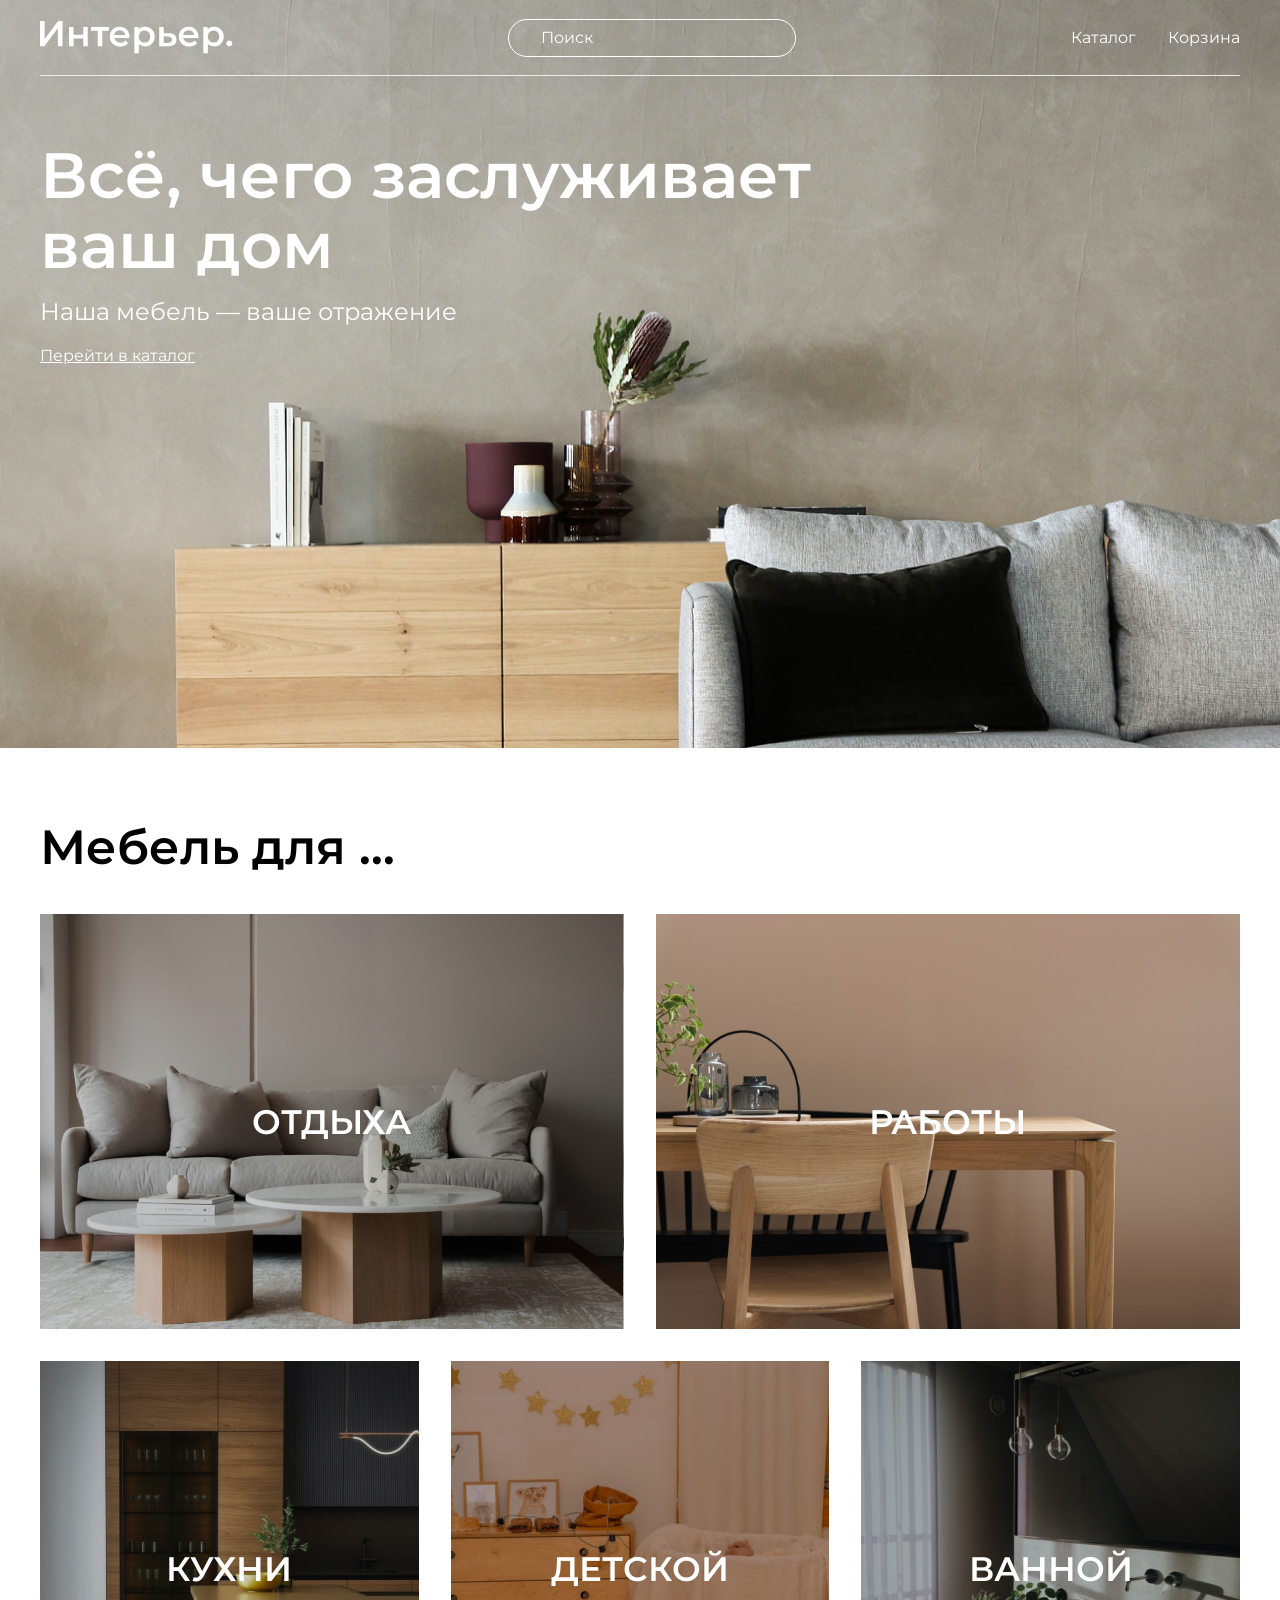
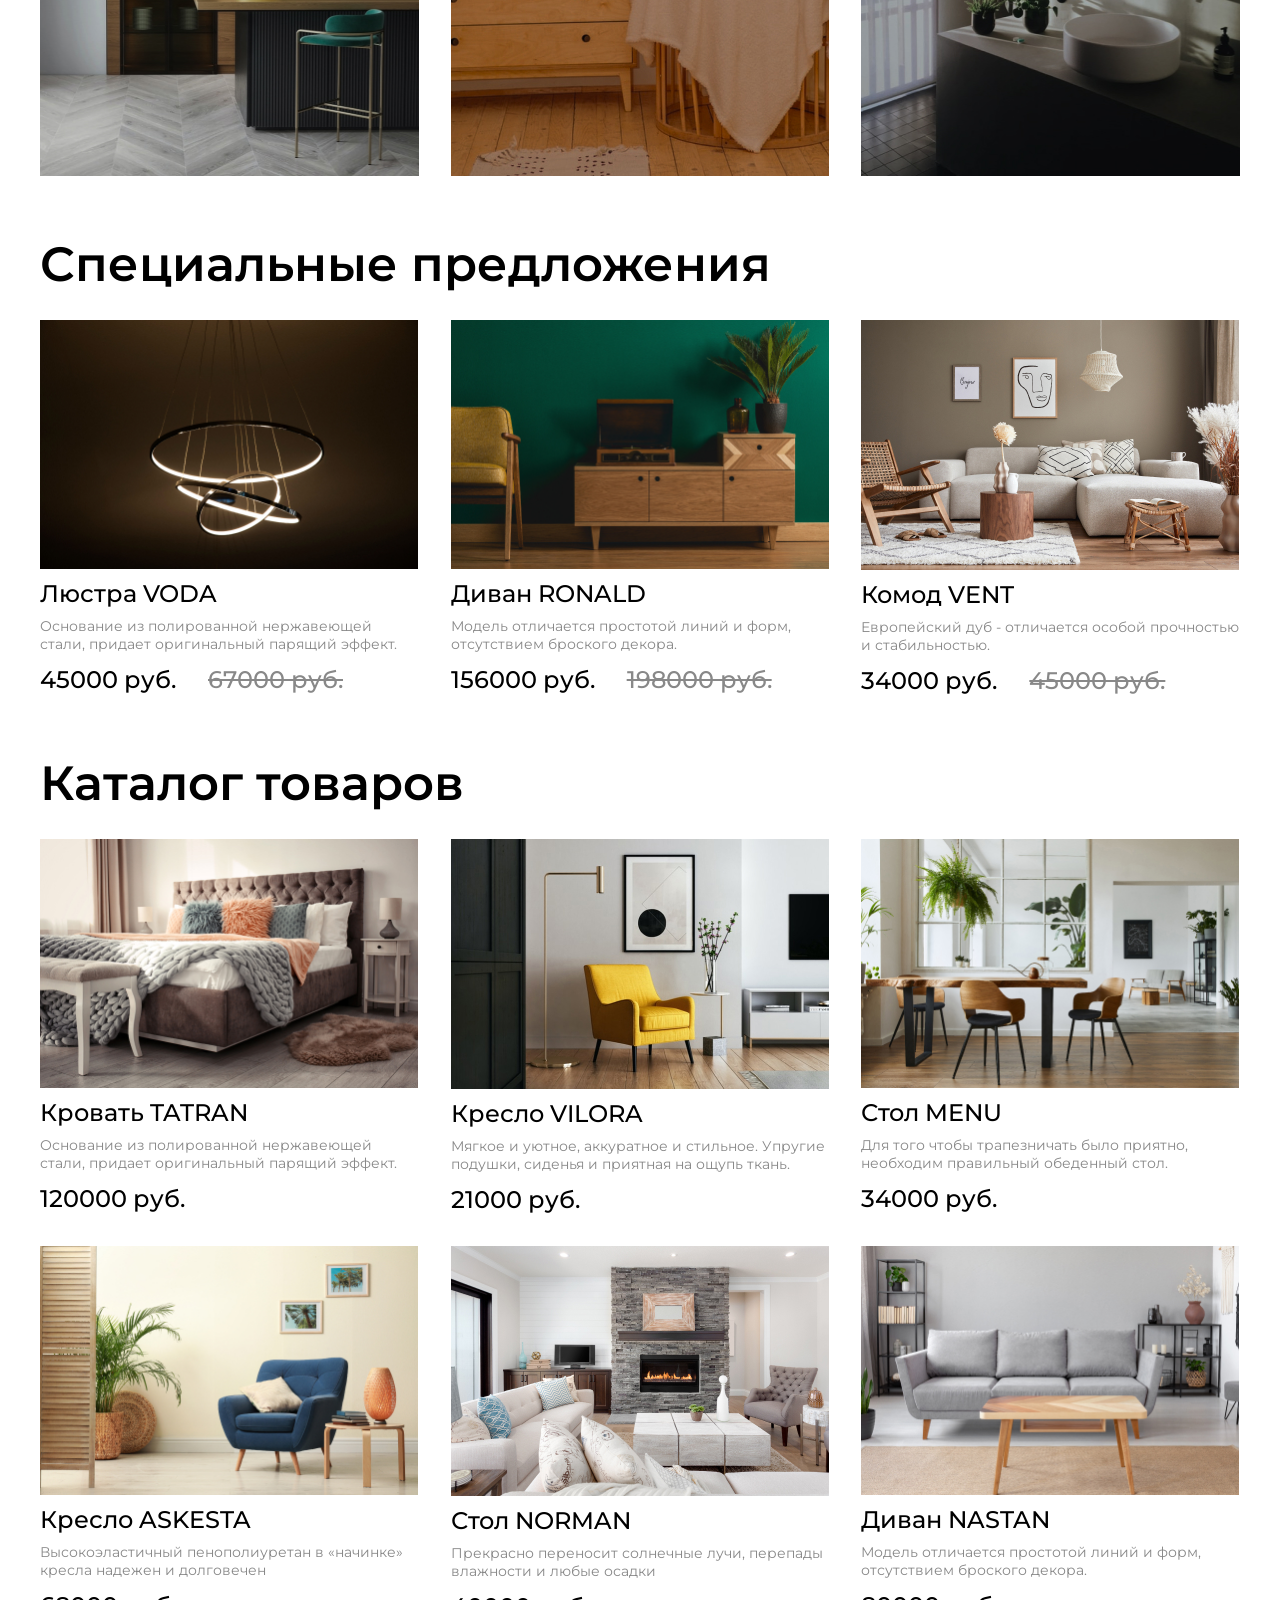
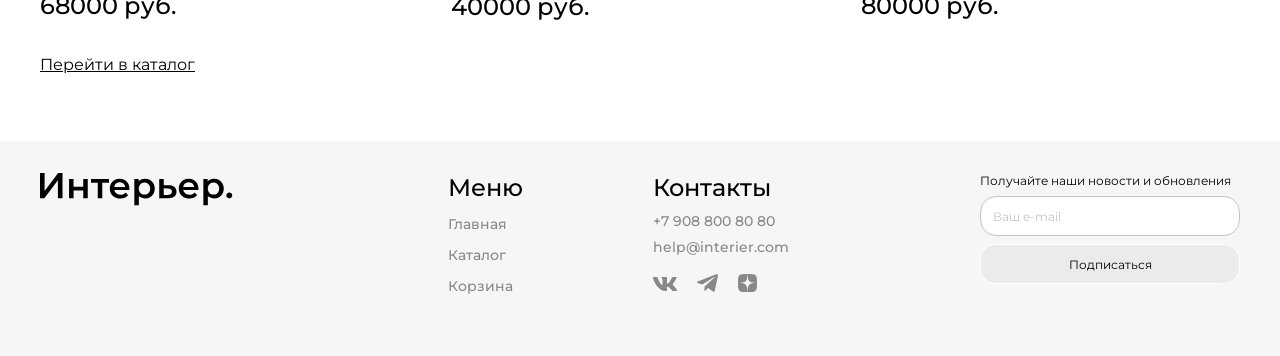
<file: index.html>
<!DOCTYPE html>
<html lang="en">

<head>
    <meta charset="UTF-8">
    <meta name="viewport" content="width=device-width, initial-scale=1.0">
    <title>My site</title>
    <link rel="preconnect" href="https://fonts.googleapis.com">
    <link rel="preconnect" href="https://fonts.gstatic.com" crossorigin>
    <link href="https://fonts.googleapis.com/css2?family=Montserrat:ital,wght@0,100..900;1,100..900&display=swap"
        rel="stylesheet">
    <link rel="stylesheet" href="./style.css">
</head>

<body>
    <section class="top center">
        <header class="header">
            <img class="header__logo" src="./img/logo_white.svg" alt="логотип">
            <input class="header__search" type="text" placeholder="Поиск">
            <nav class="header__nav">
                <ul class="menu">
                    <li class="menu__item"><a class="menu__link" href="catalog.html">Каталог</a></li>
                    <li class="menu__item"><a class="menu__link" href="cart.html">Корзина</a></li>
                </ul>
            </nav>
            <div class="menu-mob">
                <a href="#"><svg width="16" height="16" viewBox="0 0 16 16" fill="none" xmlns="http://www.w3.org/2000/svg">
<path d="M6.33569 0.103333C7.97081 0.0528479 9.56397 0.626612 10.7908 1.7088C12.0177 2.79117 12.7864 4.30064 12.9402 5.9295C13.0911 7.52844 12.6358 9.12315 11.6707 10.4041L15.0046 13.7371C15.0874 13.8199 15.1532 13.9181 15.198 14.0262C15.2428 14.1344 15.2664 14.2508 15.2664 14.368C15.2663 14.4851 15.2428 14.6016 15.198 14.7098C15.1532 14.8179 15.0874 14.9161 15.0046 14.9988C14.9219 15.0816 14.8237 15.1474 14.7156 15.1922C14.6073 15.237 14.4909 15.2596 14.3738 15.2596C14.2566 15.2596 14.1402 15.237 14.032 15.1922C13.9239 15.1474 13.8257 15.0816 13.7429 14.9988L10.4099 11.6649C9.12912 12.6326 7.5328 13.0893 5.93237 12.9393C4.30231 12.7863 2.79181 12.0177 1.70874 10.7899C0.62567 9.56202 0.0515812 7.9673 0.103271 6.33087C0.155085 4.69428 0.829358 3.13824 1.98804 1.98126C3.14566 0.82533 4.70053 0.153931 6.33569 0.103333ZM6.54565 1.909C5.31897 1.91399 4.14353 2.40292 3.27612 3.27032C2.40875 4.13773 1.91979 5.31319 1.91479 6.53986C1.90986 7.76646 2.3895 8.94574 3.24976 9.82013C3.68015 10.2575 4.19306 10.6052 4.75854 10.8436C5.32421 11.0819 5.93183 11.2063 6.54565 11.2088C7.15929 11.2113 7.76729 11.0918 8.33472 10.8582C8.90228 10.6245 9.41826 10.2805 9.85229 9.8465C10.2863 9.41245 10.6303 8.8965 10.864 8.32892C11.0977 7.76149 11.2171 7.1535 11.2146 6.53986C11.2121 5.92603 11.0877 5.31841 10.8494 4.75275C10.611 4.18724 10.2633 3.67437 9.82593 3.24396C8.95152 2.38368 7.77229 1.90404 6.54565 1.909Z" fill="white" stroke="white" stroke-width="0.2"/>
</svg>
</a>
                <a href="catalog.html"><svg width="20" height="20" viewBox="0 0 20 20" fill="none" xmlns="http://www.w3.org/2000/svg">
<rect width="4.57143" height="4.57143" fill="white"/>
<rect y="7.31427" width="4.57143" height="4.57143" fill="white"/>
<rect y="14.6285" width="4.57143" height="4.57143" fill="white"/>
<rect x="7.31348" y="7.31427" width="4.57143" height="4.57143" fill="white"/>
<rect x="7.31348" y="14.6285" width="4.57143" height="4.57143" fill="white"/>
<rect x="7.31348" width="4.57143" height="4.57143" fill="white"/>
<rect x="14.6279" y="7.31427" width="4.57143" height="4.57143" fill="white"/>
<rect x="14.6279" y="14.6285" width="4.57143" height="4.57143" fill="white"/>
<rect x="14.6279" width="4.57143" height="4.57143" fill="white"/>
</svg>
</a>
                <a href="cart.html"><svg width="25" height="25" viewBox="0 0 25 25" fill="none" xmlns="http://www.w3.org/2000/svg">
<path d="M14.5834 20.8333C15.1359 20.8333 15.6658 20.6138 16.0566 20.2231C16.4473 19.8324 16.6667 19.3025 16.6667 18.75C16.6667 18.1975 16.4473 17.6676 16.0566 17.2768C15.6658 16.8861 15.1359 16.6667 14.5834 16.6667C14.0309 16.6667 13.501 16.8861 13.1103 17.2768C12.7196 17.6676 12.5001 18.1975 12.5001 18.75C12.5001 19.3025 12.7196 19.8324 13.1103 20.2231C13.501 20.6138 14.0309 20.8333 14.5834 20.8333ZM7.29174 20.8333C7.84428 20.8333 8.37418 20.6138 8.76488 20.2231C9.15558 19.8324 9.37508 19.3025 9.37508 18.75C9.37508 18.1975 9.15558 17.6676 8.76488 17.2768C8.37418 16.8861 7.84428 16.6667 7.29174 16.6667C6.73921 16.6667 6.20931 16.8861 5.81861 17.2768C5.4279 17.6676 5.20841 18.1975 5.20841 18.75C5.20841 19.3025 5.4279 19.8324 5.81861 20.2231C6.20931 20.6138 6.73921 20.8333 7.29174 20.8333ZM20.873 6.16978C21.133 6.16139 21.3796 6.0522 21.5606 5.86528C21.7416 5.67837 21.8428 5.42839 21.8428 5.16822C21.8428 4.90804 21.7416 4.65807 21.5606 4.47115C21.3796 4.28424 21.133 4.17504 20.873 4.16666H19.674C18.7345 4.16666 17.922 4.81874 17.7178 5.73541L16.4126 11.6125C16.2084 12.5292 15.3959 13.1812 14.4563 13.1812H6.63133L5.12924 7.17082H14.8636C15.1212 7.15907 15.3644 7.04847 15.5425 6.86202C15.7206 6.67558 15.82 6.42764 15.82 6.16978C15.82 5.91192 15.7206 5.66398 15.5425 5.47754C15.3644 5.2911 15.1212 5.18049 14.8636 5.16874H5.12924C4.82473 5.16865 4.5242 5.23799 4.25051 5.37148C3.97682 5.50498 3.73716 5.69912 3.54976 5.93914C3.36236 6.17916 3.23215 6.45875 3.16903 6.75665C3.10591 7.05455 3.11154 7.36292 3.1855 7.65832L4.68758 13.6667C4.79586 14.1002 5.046 14.4851 5.39821 14.7601C5.75042 15.0351 6.18447 15.1844 6.63133 15.1844H14.4563C15.368 15.1845 16.2524 14.8737 16.9636 14.3032C17.6748 13.7328 18.1701 12.9368 18.3678 12.0469L19.674 6.16978H20.873Z" fill="white"/>
</svg>
</a>
            </div>
        </header>
        <div class="top__content">
            <h1 class="top__title">Всё, чего заслуживает ваш дом</h1>
            <p class="top__subtitle">Наша мебель — ваше отражение</p>
            <a class="top__link" id="catalog" href="catalog.html">Перейти в каталог</a>
        </div>
    </section>
    <section class="for center">
        <h2 class="for__title">Мебель для ...</h2>
        <div class="for__content">
            <div class="for__item for__item_1 for__item_big">ОТДЫХА</div>
            <div class="for__item for__item_2 for__item_big">РАБОТЫ</div>
            <div class="for__item for__item_3">КУХНИ</div>
            <div class="for__item for__item_4">ДЕТСКОЙ</div>
            <div class="for__item for__item_5">ВАННОЙ</div>
        </div>
    </section>
    <section id="catalog-section" class="product-box center">
        <h2 class="product-box__title">Специальные предложения</h2>
        <div class="product-box__content">
            <article class="product">
                <img class="product__img" src="./img/cardVODA.jpg" alt="Люстра VODA">
                <h3 class="product__name">Люстра VODA</h3>
                <p class="product__description">Основание из полированной нержавеющей стали, придает оригинальный
                    парящий эффект.</p>
                <div class="product__box-price">
                    <span>45000 руб.</span>
                    <span class="product__price-old">67000 руб.</span>
                </div>
            </article>
            <article class="product">
                <img class="product__img" src="./img/cardVENT.jpg" alt="Диван RONALD">
                <h3 class="product__name">Диван RONALD</h3>
                <p class="product__description">Модель отличается простотой линий и форм, отсутствием броского декора.
                </p>
                <div class="product__box-price">
                    <span>156000 руб.</span>
                    <span class="product__price-old">198000 руб.</span>
                </div>
            </article>
            <article class="product">
                <img class="product__img" src="./img/cardRON.jpg" alt="Комод VENT">
                <h3 class="product__name">Комод VENT</h3>
                <p class="product__description">Европейский дуб - отличается особой прочностью и стабильностью.</p>
                <div class="product__box-price">
                    <span>34000 руб.</span>
                    <span class="product__price-old">45000 руб.</span>
                </div>
            </article>
        </div>
    </section>
    <section class="product-box center">
        <h2 class="product-box__title">Каталог товаров</h2>
        <div class="product-box__visual ">
            <article class="product">
                <img class="product__img" src="./img/cardTATRAN.jpg" alt="Кровать TATRAN">
                <h3 class="product__name">Кровать TATRAN</h3>
                <p class="product__description">Основание из полированной нержавеющей стали, придает оригинальный
                    парящий эффект.</p>
                <span class="product__box-price">120000 руб.</span>
            </article>
            <article class="product">
                <img class="product__img" src="./img/cardVILORA.jpg" alt="Кресло VILORA">
                <h3 class="product__name">Кресло VILORA</h3>
                <p class="product__description">Мягкое и уютное, аккуратное и стильное. Упругие подушки, сиденья и
                    приятная на
                    ощупь
                    ткань.</p>
                <span class="product__box-price">21000 руб.</span>
            </article>
            <article class="product">
                <img class="product__img" src="./img/cardMENU.jpg" alt="Стол MENU">
                <h3 class="product__name">Стол MENU</h3>
                <p class="product__description">Для того чтобы трапезничать было приятно, необходим правильный
                    обеденный
                    стол.</p>
                <span class="product__box-price">34000 руб.</span>
            </article>

            <article class="product">
                <img class="product__img" src="./img/cardASKESTA.jpg" alt="Кресло ASKESTA">
                <h3 class="product__name">Кресло ASKESTA</h3>
                <p class="product__description">Высокоэластичный пенополиуретан в «начинке» кресла надежен и долговечен
                </p>
                <span class="product__box-price">68000 руб.</span>
            </article>
            <article class="product">
                <img class="product__img" src="./img/cardNORMAN.jpg" alt="Стол NORMAN">
                <h3 class="product__name">Стол NORMAN</h3>
                <p class="product__description">Прекрасно переносит солнечные лучи, перепады влажности и любые осадки
                </p>
                <span class="product__box-price">40000 руб.</span>
            </article>
            <article class="product">
                <img class="product__img" src="./img/cardNASTAN.jpg" alt="Диван NASTAN">
                <h3 class="product__name">Диван NASTAN</h3>
                <p class="product__description">Модель отличается простотой линий и форм, отсутствием броского декора.
                </p>
                <span class="product__box-price">80000 руб.</span>
            </article>
        </div>
        <a class="link-box" href="catalog.html">Перейти в каталог</a>
    </section>
    <footer class="footer center">
        <img class="footer__logo" src="./img/logo.black.svg" alt="логотип">
        <section class="footer__content">
            <div class="footer__info">
                <nav class="footer__nav">
                    <h4 class="footer__title">Меню</h4>
                    <ul>
                        <li><a class="footer__link" href="index.html">Главная</a></li>
                        <li><a class="footer__link" href="catalog.html">Каталог</a></li>
                        <li><a class="footer__link" id="cart" href="cart.html">Корзина</a></li>
                    </ul>
                </nav>

                <address class="footer__item">
                    <h4 class="footer__title">Контакты</h4>
                    <a class="footer__link" href="tel">+7 908 800 80 80</a>
                    <a class="footer__link" href="email">help@interier.com</a>
                    <div class="footer__icons">
                        <a href="https://vk.com" target="_blank"><svg class="footer__icon-svg" width="24" height="14" viewBox="0 0 24 14" fill="none" xmlns="http://www.w3.org/2000/svg">
<path fill-rule="evenodd" clip-rule="evenodd" d="M23.45 0.948C23.616 0.402 23.45 0 22.655 0H20.03C19.362 0 19.054 0.347 18.887 0.73C18.887 0.73 17.552 3.926 15.661 6.002C15.049 6.604 14.771 6.795 14.437 6.795C14.27 6.795 14.019 6.604 14.019 6.057V0.948C14.019 0.292 13.835 0 13.279 0H9.151C8.734 0 8.483 0.304 8.483 0.593C8.483 1.214 9.429 1.358 9.526 3.106V6.904C9.526 7.737 9.373 7.888 9.039 7.888C8.149 7.888 5.984 4.677 4.699 1.003C4.45 0.288 4.198 0 3.527 0H0.9C0.15 0 0 0.347 0 0.73C0 1.412 0.89 4.8 4.145 9.281C6.315 12.341 9.37 14 12.153 14C13.822 14 14.028 13.632 14.028 12.997V10.684C14.028 9.947 14.186 9.8 14.715 9.8C15.105 9.8 15.772 9.992 17.33 11.467C19.11 13.216 19.403 14 20.405 14H23.03C23.78 14 24.156 13.632 23.94 12.904C23.702 12.18 22.852 11.129 21.725 9.882C21.113 9.172 20.195 8.407 19.916 8.024C19.527 7.533 19.638 7.314 19.916 6.877C19.916 6.877 23.116 2.451 23.449 0.948H23.45Z" fill="#888888"/>
</svg></a>
                        <a href="https://t.me" target="_blank"><svg class="footer__icon-svg" width="21" height="18" viewBox="0 0 21 18" fill="none" xmlns="http://www.w3.org/2000/svg">
<path d="M19.2957 0.363004L0.690684 7.57461C-0.0580144 7.91045 -0.311245 8.58298 0.509724 8.94798L5.28271 10.4727L16.8232 3.30353C17.4533 2.85347 18.0984 2.97348 17.5433 3.46858L7.63159 12.4893L7.32024 16.3069C7.60862 16.8964 8.13666 16.8991 8.47348 16.6061L11.2157 13.998L15.9122 17.533C17.003 18.1821 17.5965 17.7632 17.8312 16.5735L20.9117 1.91163C21.2315 0.447168 20.6861 -0.19809 19.2957 0.363004Z" fill="#888888"/>
</svg></a>
                        <a href="https://dzen.ru" target="_blank"><svg class="footer__icon-svg" width="19" height="18" viewBox="0 0 19 18" fill="none" xmlns="http://www.w3.org/2000/svg">
<path d="M11.3326 10.7357C9.83979 12.195 9.73122 14.0143 9.60229 18C13.5244 18 16.2319 17.9871 17.6298 16.7014C18.9869 15.3771 19.0005 12.69 19.0005 9.09643C14.7934 9.225 12.873 9.32143 11.3326 10.7357ZM0.00050354 9.09643C0.00050354 12.69 0.014075 15.3771 1.37122 16.7014C2.76907 17.9871 5.47657 18 9.39872 18C9.263 14.0143 9.16122 12.195 7.66836 10.7357C6.128 9.32143 4.20765 9.21857 0.00050354 9.09643ZM9.39872 0C5.48336 0 2.76907 0.0128571 1.37122 1.29857C0.014075 2.62286 0.00050354 5.31 0.00050354 8.90357C4.20765 8.775 6.128 8.67857 7.66836 7.26429C9.16122 5.805 9.26979 3.98571 9.39872 0ZM11.3326 7.26429C9.83979 5.805 9.73122 3.98571 9.60229 0C13.5244 0 16.2319 0.0128571 17.6298 1.29857C18.9869 2.62286 19.0005 5.31 19.0005 8.90357C14.7934 8.775 12.873 8.67857 11.3326 7.26429Z" fill="#888888"/>
</svg>
</a>
                    </div>
                </address>

            </div>
            <form class="footer__form">
                <p class="footer__news-text">Получайте наши новости и обновления</p>
                <input class="footer__input" type="email" placeholder="Ваш e-mail">
                <button class="footer__button" type="submit">Подписаться</button>
            </form>
        </section>
    </footer>
</body>

</html>
</file>
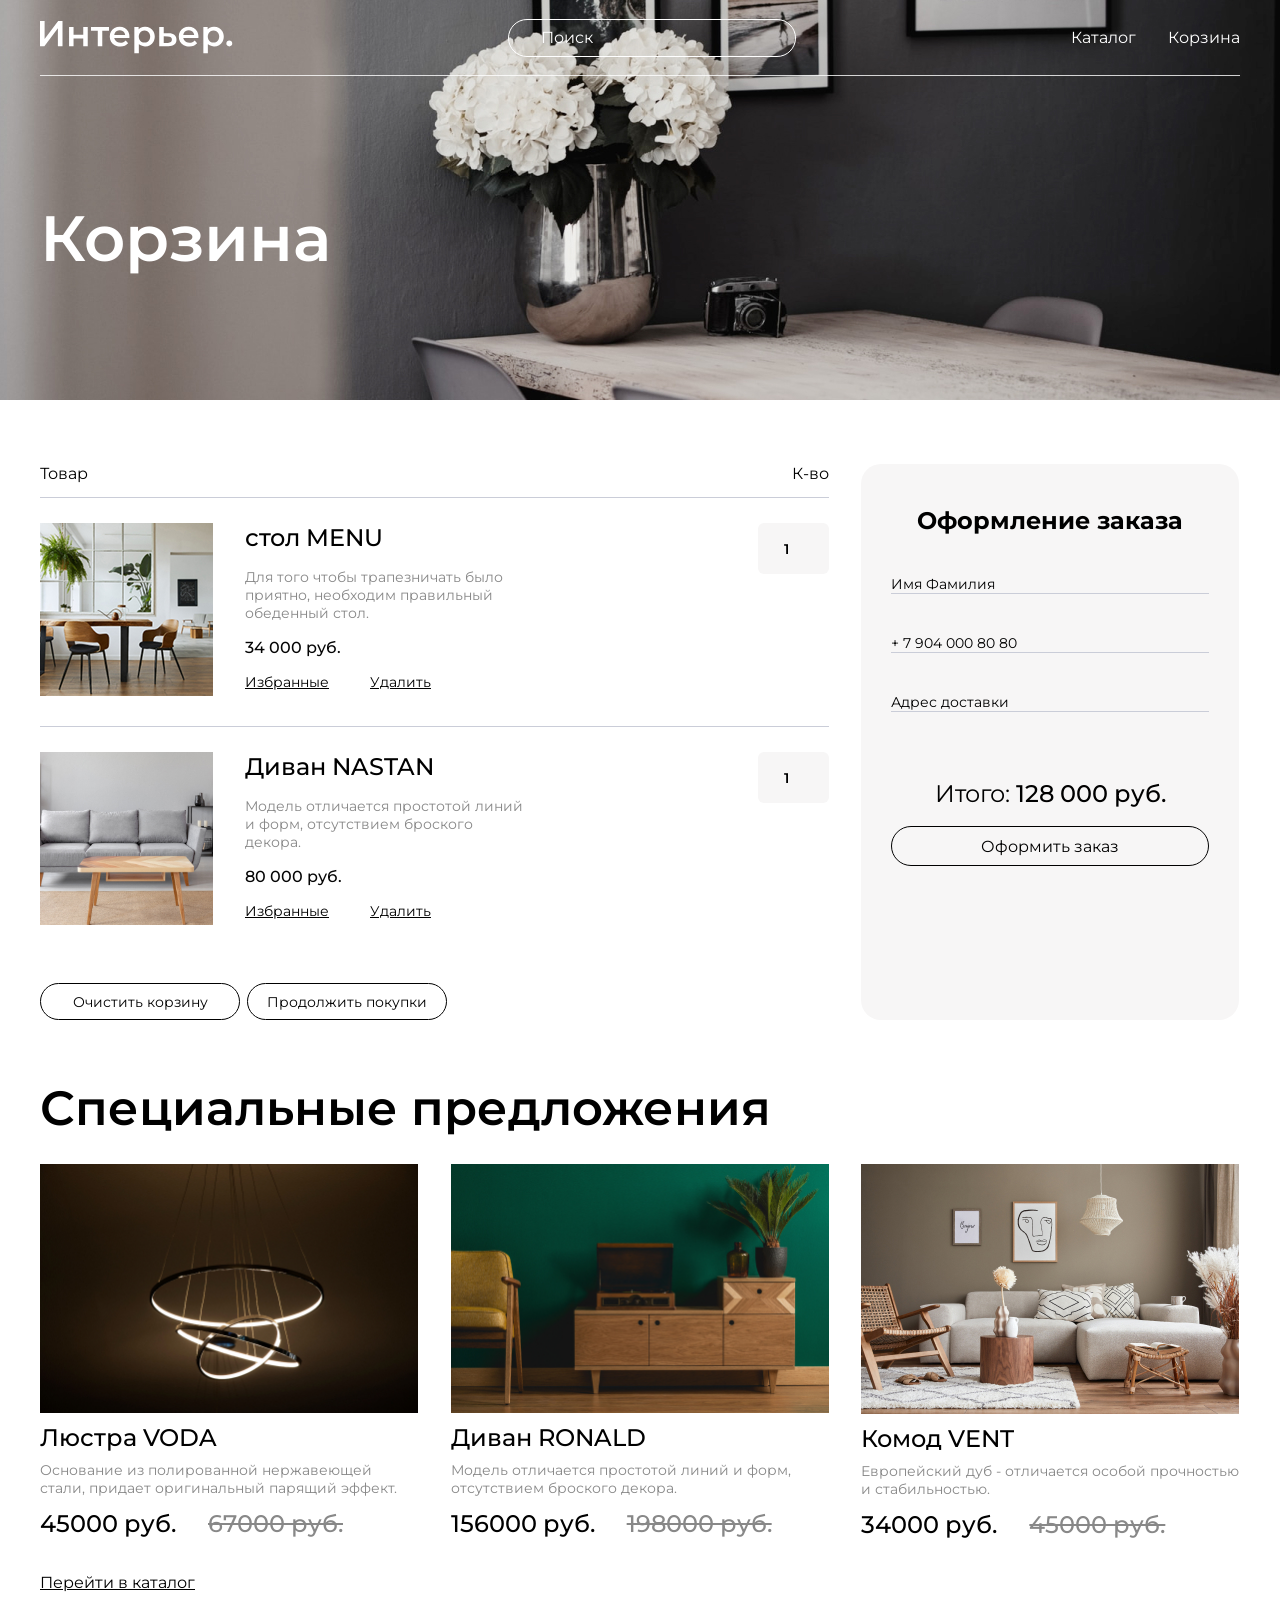
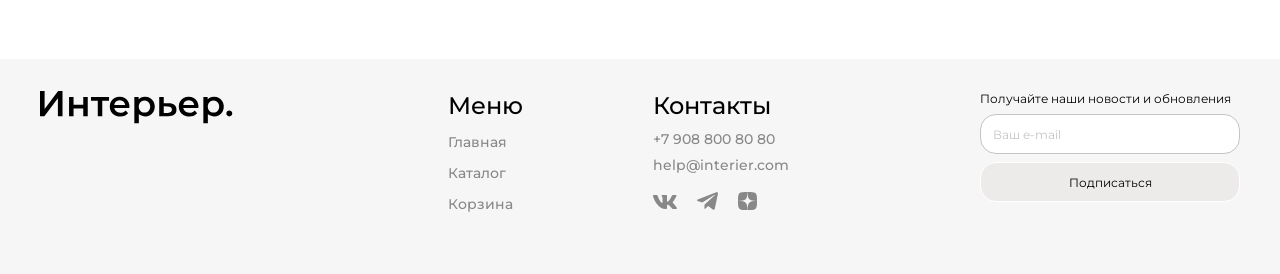
<file: cart.html>
<!DOCTYPE html>
<html lang="en">

<head>
    <meta charset="UTF-8">
    <meta name="viewport" content="width=device-width, initial-scale=1.0">
    <title>cart</title>
    <link rel="preconnect" href="https://fonts.googleapis.com">
    <link rel="preconnect" href="https://fonts.gstatic.com" crossorigin>
    <link href="https://fonts.googleapis.com/css2?family=Montserrat:ital,wght@0,100..900;1,100..900&display=swap"
        rel="stylesheet">
    <link rel="stylesheet" href="./style.css">
</head>

<body>
    <div class="cart-top center">
        <header class="header">
            <img class="header__logo" src="./img/logo_white.svg" alt="логотип">
            <input class="header__search" type="text" placeholder="Поиск">
            <nav class="header__nav">
                <div class="menu-mob">
                    <a href="#"><svg width="16" height="16" viewBox="0 0 16 16" fill="none"
                            xmlns="http://www.w3.org/2000/svg">
                            <path
                                d="M6.33569 0.103333C7.97081 0.0528479 9.56397 0.626612 10.7908 1.7088C12.0177 2.79117 12.7864 4.30064 12.9402 5.9295C13.0911 7.52844 12.6358 9.12315 11.6707 10.4041L15.0046 13.7371C15.0874 13.8199 15.1532 13.9181 15.198 14.0262C15.2428 14.1344 15.2664 14.2508 15.2664 14.368C15.2663 14.4851 15.2428 14.6016 15.198 14.7098C15.1532 14.8179 15.0874 14.9161 15.0046 14.9988C14.9219 15.0816 14.8237 15.1474 14.7156 15.1922C14.6073 15.237 14.4909 15.2596 14.3738 15.2596C14.2566 15.2596 14.1402 15.237 14.032 15.1922C13.9239 15.1474 13.8257 15.0816 13.7429 14.9988L10.4099 11.6649C9.12912 12.6326 7.5328 13.0893 5.93237 12.9393C4.30231 12.7863 2.79181 12.0177 1.70874 10.7899C0.62567 9.56202 0.0515812 7.9673 0.103271 6.33087C0.155085 4.69428 0.829358 3.13824 1.98804 1.98126C3.14566 0.82533 4.70053 0.153931 6.33569 0.103333ZM6.54565 1.909C5.31897 1.91399 4.14353 2.40292 3.27612 3.27032C2.40875 4.13773 1.91979 5.31319 1.91479 6.53986C1.90986 7.76646 2.3895 8.94574 3.24976 9.82013C3.68015 10.2575 4.19306 10.6052 4.75854 10.8436C5.32421 11.0819 5.93183 11.2063 6.54565 11.2088C7.15929 11.2113 7.76729 11.0918 8.33472 10.8582C8.90228 10.6245 9.41826 10.2805 9.85229 9.8465C10.2863 9.41245 10.6303 8.8965 10.864 8.32892C11.0977 7.76149 11.2171 7.1535 11.2146 6.53986C11.2121 5.92603 11.0877 5.31841 10.8494 4.75275C10.611 4.18724 10.2633 3.67437 9.82593 3.24396C8.95152 2.38368 7.77229 1.90404 6.54565 1.909Z"
                                fill="white" stroke="white" stroke-width="0.2" />
                        </svg>
                    </a>
                    <a href="catalog.html"><svg width="20" height="20" viewBox="0 0 20 20" fill="none"
                            xmlns="http://www.w3.org/2000/svg">
                            <rect width="4.57143" height="4.57143" fill="white" />
                            <rect y="7.31427" width="4.57143" height="4.57143" fill="white" />
                            <rect y="14.6285" width="4.57143" height="4.57143" fill="white" />
                            <rect x="7.31348" y="7.31427" width="4.57143" height="4.57143" fill="white" />
                            <rect x="7.31348" y="14.6285" width="4.57143" height="4.57143" fill="white" />
                            <rect x="7.31348" width="4.57143" height="4.57143" fill="white" />
                            <rect x="14.6279" y="7.31427" width="4.57143" height="4.57143" fill="white" />
                            <rect x="14.6279" y="14.6285" width="4.57143" height="4.57143" fill="white" />
                            <rect x="14.6279" width="4.57143" height="4.57143" fill="white" />
                        </svg>
                    </a>
                    <a href="cart.html"><svg width="25" height="25" viewBox="0 0 25 25" fill="none"
                            xmlns="http://www.w3.org/2000/svg">
                            <path
                                d="M14.5834 20.8333C15.1359 20.8333 15.6658 20.6138 16.0566 20.2231C16.4473 19.8324 16.6667 19.3025 16.6667 18.75C16.6667 18.1975 16.4473 17.6676 16.0566 17.2768C15.6658 16.8861 15.1359 16.6667 14.5834 16.6667C14.0309 16.6667 13.501 16.8861 13.1103 17.2768C12.7196 17.6676 12.5001 18.1975 12.5001 18.75C12.5001 19.3025 12.7196 19.8324 13.1103 20.2231C13.501 20.6138 14.0309 20.8333 14.5834 20.8333ZM7.29174 20.8333C7.84428 20.8333 8.37418 20.6138 8.76488 20.2231C9.15558 19.8324 9.37508 19.3025 9.37508 18.75C9.37508 18.1975 9.15558 17.6676 8.76488 17.2768C8.37418 16.8861 7.84428 16.6667 7.29174 16.6667C6.73921 16.6667 6.20931 16.8861 5.81861 17.2768C5.4279 17.6676 5.20841 18.1975 5.20841 18.75C5.20841 19.3025 5.4279 19.8324 5.81861 20.2231C6.20931 20.6138 6.73921 20.8333 7.29174 20.8333ZM20.873 6.16978C21.133 6.16139 21.3796 6.0522 21.5606 5.86528C21.7416 5.67837 21.8428 5.42839 21.8428 5.16822C21.8428 4.90804 21.7416 4.65807 21.5606 4.47115C21.3796 4.28424 21.133 4.17504 20.873 4.16666H19.674C18.7345 4.16666 17.922 4.81874 17.7178 5.73541L16.4126 11.6125C16.2084 12.5292 15.3959 13.1812 14.4563 13.1812H6.63133L5.12924 7.17082H14.8636C15.1212 7.15907 15.3644 7.04847 15.5425 6.86202C15.7206 6.67558 15.82 6.42764 15.82 6.16978C15.82 5.91192 15.7206 5.66398 15.5425 5.47754C15.3644 5.2911 15.1212 5.18049 14.8636 5.16874H5.12924C4.82473 5.16865 4.5242 5.23799 4.25051 5.37148C3.97682 5.50498 3.73716 5.69912 3.54976 5.93914C3.36236 6.17916 3.23215 6.45875 3.16903 6.75665C3.10591 7.05455 3.11154 7.36292 3.1855 7.65832L4.68758 13.6667C4.79586 14.1002 5.046 14.4851 5.39821 14.7601C5.75042 15.0351 6.18447 15.1844 6.63133 15.1844H14.4563C15.368 15.1845 16.2524 14.8737 16.9636 14.3032C17.6748 13.7328 18.1701 12.9368 18.3678 12.0469L19.674 6.16978H20.873Z"
                                fill="white" />
                        </svg>
                    </a>
                </div>
                <ul class="menu">
                    <li class="menu__item"><a class="menu__link" href="catalog.html">Каталог</a></li>
                    <li class="menu__item"><a class="menu__link" href="cart.html">Корзина</a></li>
                </ul>
            </nav>
        </header>
        <h1 class="heading-big">Корзина</h1>
    </div>
    <div class="cart center">
        <div class="checkout">
            <div class="checkout__header">
                <p>Товар</p>
                <p>К-во</p>
            </div>
            <div class="checkout-item ">
                <div class="checkout-item__left">
                    <img class="checkout-item__image" src="./img/cart__1.jpg" alt="cart image">
                    <div class="checkout-item__info">
                        <h4 class="checkout-item__title">стол MENU</h4>
                        <p class="checkout-item__description">Для того чтобы трапезничать было приятно, необходим
                            правильный
                            обеденный стол.</p>
                        <p class="checkout-item__price">
                            34 000 руб.
                        </p>
                        <div class="checkout-item__actions">
                            <a class="checkout-item__link" href="#">Избранные</a>
                            <a class="checkout-item__link" href="#">Удалить</a>
                        </div>
                    </div>
                </div>
                <input class="checkout-item__right" type="number" value="1" min="1">
            </div>
            <div class="checkout-item">
                <div class="checkout-item__left">
                    <img class="checkout-item__image" src="./img/cardNASTAN.jpg" alt="cart image">
                    <div class="checkout-item__info">
                        <h4 class="checkout-item__title">Диван NASTAN</h4>
                        <p class="checkout-item__description">Модель отличается простотой линий и форм, отсутствием
                            броского декора.</p>
                        <p class="checkout-item__price">
                            80 000 руб.
                        </p>
                        <div class="checkout-item__actions">
                            <a class="checkout-item__link" href="#">Избранные</a>
                            <a class="checkout-item__link" href="#">Удалить</a>
                        </div>
                    </div>
                </div>
                <input class="checkout-item__right" type="number" value="1" min="1">
            </div>
            <footer class="checkout-footer">
                <a class="checkout-footer__button" href="">Очистить корзину</a>
                <a class="checkout-footer__button" href="">Продолжить покупки</a>
            </footer>
        </div>
        <div class="cart-form">
            <h3 class="cart-form__title">Оформление заказа</h3>
            <div class="cart-form__inputs">
                <input type="text" placeholder="Имя Фамилия">
                <input type="text" placeholder="+ 7 904 000 80 80">
                <input type="text" placeholder="Адрес доставки">
            </div>
            <div class="cart-form__checkout">
                <p class="cart-form__total">Итого: <span>128 000 руб.</span></p>
                <button class="cart-form__submit" type="submit">Оформить заказ</button>
            </div>
        </div>
    </div>
    <section id="catalog-section" class="product-box center">
        <h2 class="product-box__title">Специальные предложения</h2>
        <div class="product-box__content">
            <article class="product">
                <img class="product__img" src="./img/cardVODA.jpg" alt="Люстра VODA">
                <h3 class="product__name">Люстра VODA</h3>
                <p class="product__description">Основание из полированной нержавеющей стали, придает оригинальный
                    парящий эффект.</p>
                <div class="product__box-price">
                    <span>45000 руб.</span>
                    <span class="product__price-old">67000 руб.</span>
                </div>
            </article>
            <article class="product">
                <img class="product__img" src="./img/cardVENT.jpg" alt="Диван RONALD">
                <h3 class="product__name">Диван RONALD</h3>
                <p class="product__description">Модель отличается простотой линий и форм, отсутствием броского декора.
                </p>
                <div class="product__box-price">
                    <span>156000 руб.</span>
                    <span class="product__price-old">198000 руб.</span>
                </div>
            </article>
            <article class="product">
                <img class="product__img" src="./img/cardRON.jpg" alt="Комод VENT">
                <h3 class="product__name">Комод VENT</h3>
                <p class="product__description">Европейский дуб - отличается особой прочностью и стабильностью.</p>
                <div class="product__box-price">
                    <span>34000 руб.</span>
                    <span class="product__price-old">45000 руб.</span>
                </div>
            </article>
        </div>
        <a class="link-box" href="catalog.html">Перейти в каталог</a>
    </section>
    <footer class="footer center">
        <img class="footer__logo" src="./img/logo.black.svg" alt="логотип">
        <section class="footer__content">
            <div class="footer__info">
                <nav class="footer__nav">
                    <h4 class="footer__title">Меню</h4>
                    <ul>
                        <li><a class="footer__link" href="index.html">Главная</a></li>
                        <li><a class="footer__link" href="catalog.html">Каталог</a></li>
                        <li><a class="footer__link" id="cart" href="cart.html">Корзина</a></li>
                    </ul>
                </nav>
                <address class="footer__item">
                    <h4 class="footer__title">Контакты</h4>
                    <a class="footer__link" href="tel">+7 908 800 80 80</a>
                    <a class="footer__link" href="email">help@interier.com</a>
                    <div class="footer__icons">
                                              <a href="https://vk.com" target="_blank"><svg class="footer__icon-svg" width="24" height="14" viewBox="0 0 24 14" fill="none" xmlns="http://www.w3.org/2000/svg">
<path fill-rule="evenodd" clip-rule="evenodd" d="M23.45 0.948C23.616 0.402 23.45 0 22.655 0H20.03C19.362 0 19.054 0.347 18.887 0.73C18.887 0.73 17.552 3.926 15.661 6.002C15.049 6.604 14.771 6.795 14.437 6.795C14.27 6.795 14.019 6.604 14.019 6.057V0.948C14.019 0.292 13.835 0 13.279 0H9.151C8.734 0 8.483 0.304 8.483 0.593C8.483 1.214 9.429 1.358 9.526 3.106V6.904C9.526 7.737 9.373 7.888 9.039 7.888C8.149 7.888 5.984 4.677 4.699 1.003C4.45 0.288 4.198 0 3.527 0H0.9C0.15 0 0 0.347 0 0.73C0 1.412 0.89 4.8 4.145 9.281C6.315 12.341 9.37 14 12.153 14C13.822 14 14.028 13.632 14.028 12.997V10.684C14.028 9.947 14.186 9.8 14.715 9.8C15.105 9.8 15.772 9.992 17.33 11.467C19.11 13.216 19.403 14 20.405 14H23.03C23.78 14 24.156 13.632 23.94 12.904C23.702 12.18 22.852 11.129 21.725 9.882C21.113 9.172 20.195 8.407 19.916 8.024C19.527 7.533 19.638 7.314 19.916 6.877C19.916 6.877 23.116 2.451 23.449 0.948H23.45Z" fill="#888888"/>
</svg></a>
                        <a href="https://t.me" target="_blank"><svg class="footer__icon-svg" width="21" height="18" viewBox="0 0 21 18" fill="none" xmlns="http://www.w3.org/2000/svg">
<path d="M19.2957 0.363004L0.690684 7.57461C-0.0580144 7.91045 -0.311245 8.58298 0.509724 8.94798L5.28271 10.4727L16.8232 3.30353C17.4533 2.85347 18.0984 2.97348 17.5433 3.46858L7.63159 12.4893L7.32024 16.3069C7.60862 16.8964 8.13666 16.8991 8.47348 16.6061L11.2157 13.998L15.9122 17.533C17.003 18.1821 17.5965 17.7632 17.8312 16.5735L20.9117 1.91163C21.2315 0.447168 20.6861 -0.19809 19.2957 0.363004Z" fill="#888888"/>
</svg></a>
                        <a href="https://dzen.ru" target="_blank"><svg class="footer__icon-svg" width="19" height="18" viewBox="0 0 19 18" fill="none" xmlns="http://www.w3.org/2000/svg">
<path d="M11.3326 10.7357C9.83979 12.195 9.73122 14.0143 9.60229 18C13.5244 18 16.2319 17.9871 17.6298 16.7014C18.9869 15.3771 19.0005 12.69 19.0005 9.09643C14.7934 9.225 12.873 9.32143 11.3326 10.7357ZM0.00050354 9.09643C0.00050354 12.69 0.014075 15.3771 1.37122 16.7014C2.76907 17.9871 5.47657 18 9.39872 18C9.263 14.0143 9.16122 12.195 7.66836 10.7357C6.128 9.32143 4.20765 9.21857 0.00050354 9.09643ZM9.39872 0C5.48336 0 2.76907 0.0128571 1.37122 1.29857C0.014075 2.62286 0.00050354 5.31 0.00050354 8.90357C4.20765 8.775 6.128 8.67857 7.66836 7.26429C9.16122 5.805 9.26979 3.98571 9.39872 0ZM11.3326 7.26429C9.83979 5.805 9.73122 3.98571 9.60229 0C13.5244 0 16.2319 0.0128571 17.6298 1.29857C18.9869 2.62286 19.0005 5.31 19.0005 8.90357C14.7934 8.775 12.873 8.67857 11.3326 7.26429Z" fill="#888888"/>
</svg>
</a>
                    </div>
                </address>
            </div>
            <form class="footer__form">
                <p class="footer__news-text">Получайте наши новости и обновления</p>
                <input class="footer__input" type="email" placeholder="Ваш e-mail">
                <button class="footer__button" type="submit">Подписаться</button>
            </form>
        </section>
    </footer>
</body>

</html>
</file>
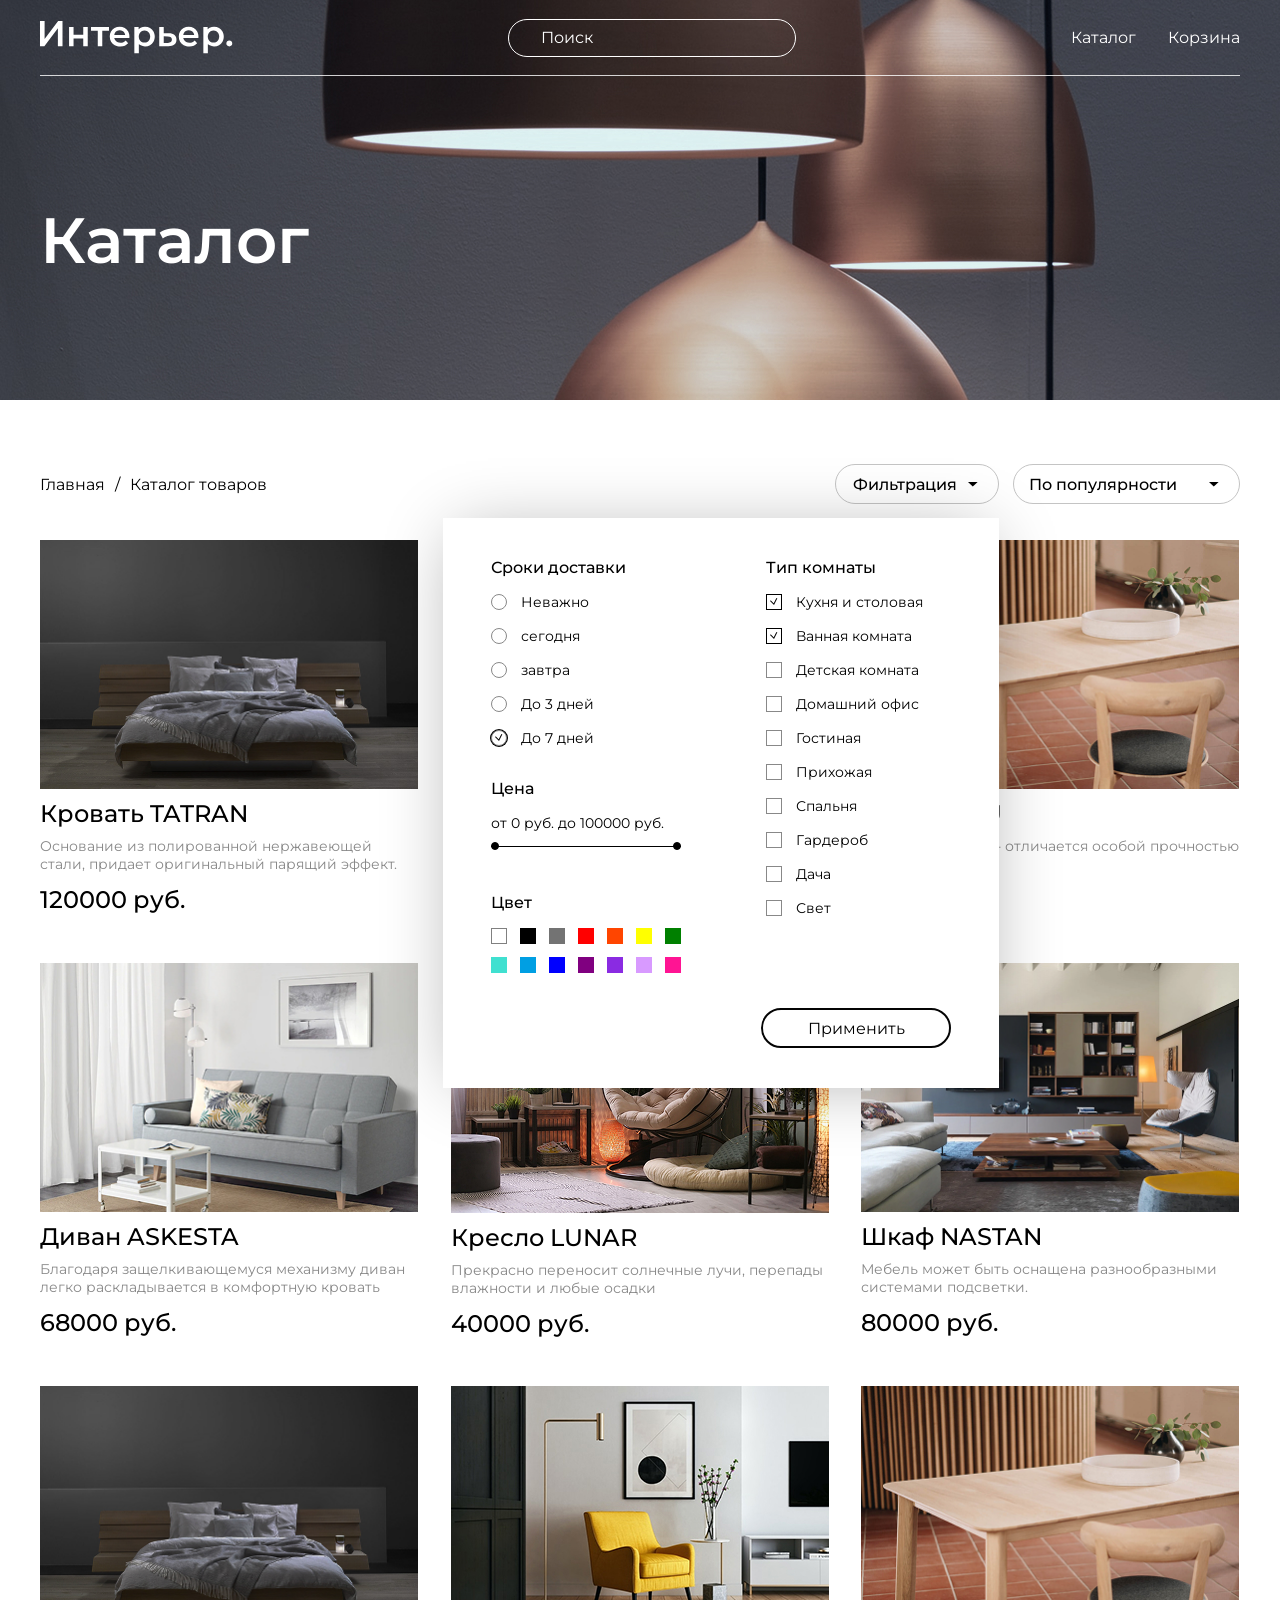
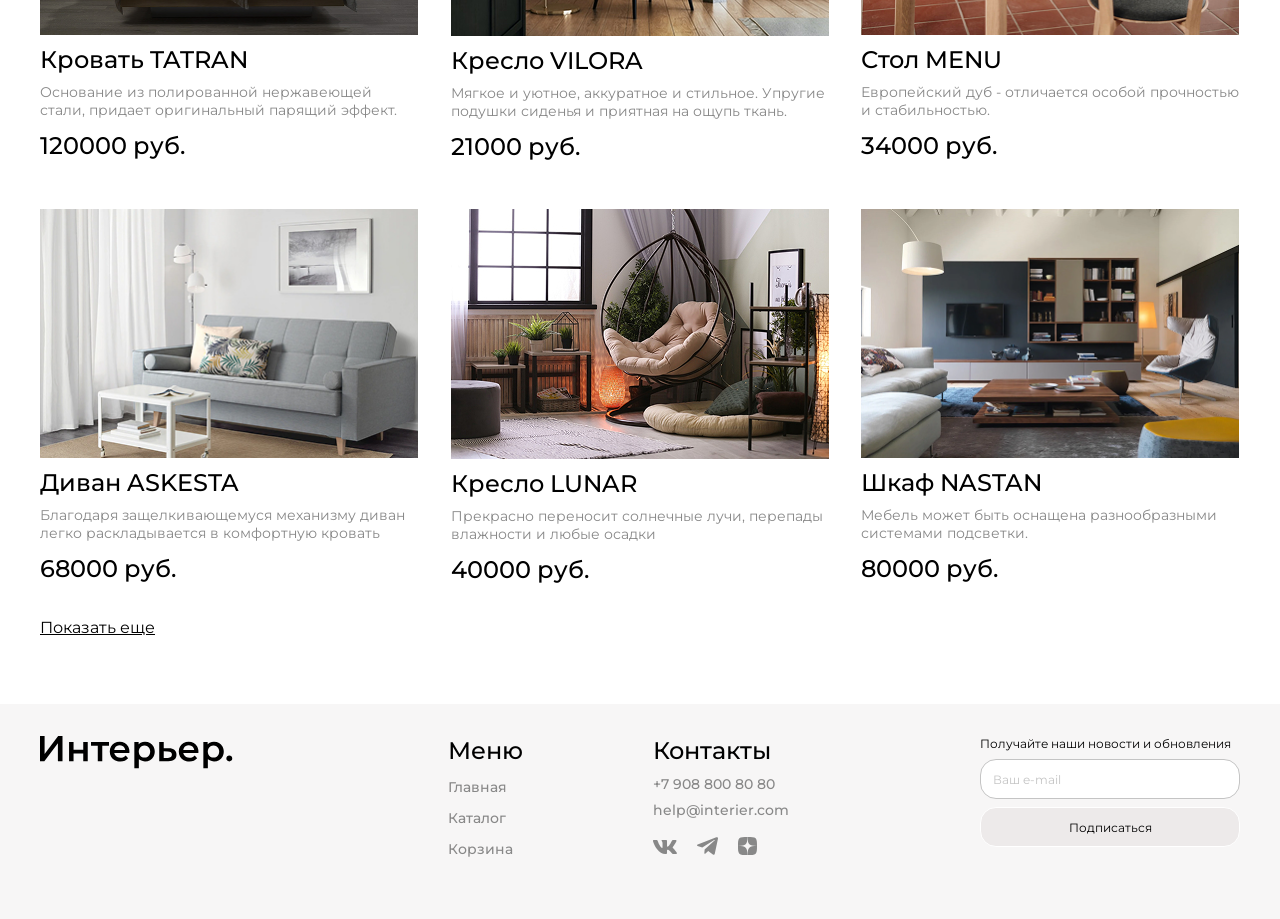
<file: catalog.html>
<!DOCTYPE html>
<html lang="en">

<head>
    <meta charset="UTF-8">
    <meta name="viewport" content="width=device-width, initial-scale=1.0">
    <title>catalog</title>
    <link rel="preconnect" href="https://fonts.googleapis.com">
    <link rel="preconnect" href="https://fonts.gstatic.com" crossorigin>
    <link href="https://fonts.googleapis.com/css2?family=Montserrat:ital,wght@0,100..900;1,100..900&display=swap"
        rel="stylesheet">
    <link rel="stylesheet" href="./style.css">
</head>

<body>
    <section class="catalog-top center">
        <header class="header">
            <img class="header__logo" src="./img/logo_white.svg" alt="логотип">
            <input class="header__search" type="text" placeholder="Поиск">
            <nav class="header__nav">
                <ul class="menu">
                    <li class="menu__item"><a class="menu__link" href="catalog.html">Каталог</a></li>
                    <li class="menu__item"><a class="menu__link" href="cart.html">Корзина</a></li>
                </ul>
            </nav>
                       <div class="menu-mob">
                <a href="#"><svg width="16" height="16" viewBox="0 0 16 16" fill="none" xmlns="http://www.w3.org/2000/svg">
<path d="M6.33569 0.103333C7.97081 0.0528479 9.56397 0.626612 10.7908 1.7088C12.0177 2.79117 12.7864 4.30064 12.9402 5.9295C13.0911 7.52844 12.6358 9.12315 11.6707 10.4041L15.0046 13.7371C15.0874 13.8199 15.1532 13.9181 15.198 14.0262C15.2428 14.1344 15.2664 14.2508 15.2664 14.368C15.2663 14.4851 15.2428 14.6016 15.198 14.7098C15.1532 14.8179 15.0874 14.9161 15.0046 14.9988C14.9219 15.0816 14.8237 15.1474 14.7156 15.1922C14.6073 15.237 14.4909 15.2596 14.3738 15.2596C14.2566 15.2596 14.1402 15.237 14.032 15.1922C13.9239 15.1474 13.8257 15.0816 13.7429 14.9988L10.4099 11.6649C9.12912 12.6326 7.5328 13.0893 5.93237 12.9393C4.30231 12.7863 2.79181 12.0177 1.70874 10.7899C0.62567 9.56202 0.0515812 7.9673 0.103271 6.33087C0.155085 4.69428 0.829358 3.13824 1.98804 1.98126C3.14566 0.82533 4.70053 0.153931 6.33569 0.103333ZM6.54565 1.909C5.31897 1.91399 4.14353 2.40292 3.27612 3.27032C2.40875 4.13773 1.91979 5.31319 1.91479 6.53986C1.90986 7.76646 2.3895 8.94574 3.24976 9.82013C3.68015 10.2575 4.19306 10.6052 4.75854 10.8436C5.32421 11.0819 5.93183 11.2063 6.54565 11.2088C7.15929 11.2113 7.76729 11.0918 8.33472 10.8582C8.90228 10.6245 9.41826 10.2805 9.85229 9.8465C10.2863 9.41245 10.6303 8.8965 10.864 8.32892C11.0977 7.76149 11.2171 7.1535 11.2146 6.53986C11.2121 5.92603 11.0877 5.31841 10.8494 4.75275C10.611 4.18724 10.2633 3.67437 9.82593 3.24396C8.95152 2.38368 7.77229 1.90404 6.54565 1.909Z" fill="white" stroke="white" stroke-width="0.2"/>
</svg>
</a>
                <a href="catalog.html"><svg width="20" height="20" viewBox="0 0 20 20" fill="none" xmlns="http://www.w3.org/2000/svg">
<rect width="4.57143" height="4.57143" fill="white"/>
<rect y="7.31427" width="4.57143" height="4.57143" fill="white"/>
<rect y="14.6285" width="4.57143" height="4.57143" fill="white"/>
<rect x="7.31348" y="7.31427" width="4.57143" height="4.57143" fill="white"/>
<rect x="7.31348" y="14.6285" width="4.57143" height="4.57143" fill="white"/>
<rect x="7.31348" width="4.57143" height="4.57143" fill="white"/>
<rect x="14.6279" y="7.31427" width="4.57143" height="4.57143" fill="white"/>
<rect x="14.6279" y="14.6285" width="4.57143" height="4.57143" fill="white"/>
<rect x="14.6279" width="4.57143" height="4.57143" fill="white"/>
</svg>
</a>
                <a href="cart.html"><svg width="25" height="25" viewBox="0 0 25 25" fill="none" xmlns="http://www.w3.org/2000/svg">
<path d="M14.5834 20.8333C15.1359 20.8333 15.6658 20.6138 16.0566 20.2231C16.4473 19.8324 16.6667 19.3025 16.6667 18.75C16.6667 18.1975 16.4473 17.6676 16.0566 17.2768C15.6658 16.8861 15.1359 16.6667 14.5834 16.6667C14.0309 16.6667 13.501 16.8861 13.1103 17.2768C12.7196 17.6676 12.5001 18.1975 12.5001 18.75C12.5001 19.3025 12.7196 19.8324 13.1103 20.2231C13.501 20.6138 14.0309 20.8333 14.5834 20.8333ZM7.29174 20.8333C7.84428 20.8333 8.37418 20.6138 8.76488 20.2231C9.15558 19.8324 9.37508 19.3025 9.37508 18.75C9.37508 18.1975 9.15558 17.6676 8.76488 17.2768C8.37418 16.8861 7.84428 16.6667 7.29174 16.6667C6.73921 16.6667 6.20931 16.8861 5.81861 17.2768C5.4279 17.6676 5.20841 18.1975 5.20841 18.75C5.20841 19.3025 5.4279 19.8324 5.81861 20.2231C6.20931 20.6138 6.73921 20.8333 7.29174 20.8333ZM20.873 6.16978C21.133 6.16139 21.3796 6.0522 21.5606 5.86528C21.7416 5.67837 21.8428 5.42839 21.8428 5.16822C21.8428 4.90804 21.7416 4.65807 21.5606 4.47115C21.3796 4.28424 21.133 4.17504 20.873 4.16666H19.674C18.7345 4.16666 17.922 4.81874 17.7178 5.73541L16.4126 11.6125C16.2084 12.5292 15.3959 13.1812 14.4563 13.1812H6.63133L5.12924 7.17082H14.8636C15.1212 7.15907 15.3644 7.04847 15.5425 6.86202C15.7206 6.67558 15.82 6.42764 15.82 6.16978C15.82 5.91192 15.7206 5.66398 15.5425 5.47754C15.3644 5.2911 15.1212 5.18049 14.8636 5.16874H5.12924C4.82473 5.16865 4.5242 5.23799 4.25051 5.37148C3.97682 5.50498 3.73716 5.69912 3.54976 5.93914C3.36236 6.17916 3.23215 6.45875 3.16903 6.75665C3.10591 7.05455 3.11154 7.36292 3.1855 7.65832L4.68758 13.6667C4.79586 14.1002 5.046 14.4851 5.39821 14.7601C5.75042 15.0351 6.18447 15.1844 6.63133 15.1844H14.4563C15.368 15.1845 16.2524 14.8737 16.9636 14.3032C17.6748 13.7328 18.1701 12.9368 18.3678 12.0469L19.674 6.16978H20.873Z" fill="white"/>
</svg>
</a>
            </div>
        </header>
        <h1 class="catalog-top__title">Каталог</h1>
    </section>
    <section class="catalog-product center">
        <div class="catalog-product__header">
            <h2 class="catalog-product__title">
                <span class="catalog-product__span">Главная</span>
                <span>/</span>
                <span>Каталог товаров</span>
            </h2>
            <div class="catalog-product__nav">
                <div class="filter-button-wrapper">
                    <button class="button filter-button">Фильтрация</button>
                    <form class="filtering-form" action="#" method="get">
                        <div class="filtering-form__content-wrapper">
                            <fieldset class="filtering-form__fieldset">
                                <legend class="filtering-form__legend">Сроки доставки</legend>
                                <div class="radio">
                                    <input class="radio__input" type="radio" id="any" name="delivery-time" value="any"
                                        checked>
                                    <label class="radio__label" for="any">Неважно</label>
                                </div>
                                <div class="radio">
                                    <input class="radio__input" type="radio" id="today" name="delivery-time"
                                        value="today" checked>
                                    <label class="radio__label" for="today">сегодня</label>
                                </div>
                                <div class="radio">
                                    <input class="radio__input" type="radio" id="tomorrow" name="delivery-time"
                                        value="tomorrow" checked>
                                    <label class="radio__label" for="tomorrow">завтра</label>
                                </div>
                                <div class="radio">
                                    <input class="radio__input" type="radio" id="three-days" name="delivery-time"
                                        value="three-days" checked>
                                    <label class="radio__label" for="three-days">До 3 дней</label>
                                </div>
                                <div class="radio">
                                    <input class="radio__input" type="radio" id="seven-days" name="delivery-time"
                                        value="seven-days" checked>
                                    <label class="radio__label" for="seven-days">До 7 дней</label>
                                </div>
                            </fieldset>

                            <fieldset class="filtering-form__fieldset">
                                <legend class="filtering-form__legend">Цена</legend>
                                <div class="range">
                                    <label class="range__label" for="price-range"> от 0 руб. до 100000 руб.</label>
                                    <div class="range__slider">
                                        <input class="range__input range__input--min" name=range_1 type="range" min="1"
                                            max="100000" value="1">
                                        <input class="range__input range__input--max" name=range_1 type="range" min="1"
                                            max="100000" value="100000">
                                    </div>
                                </div>
                            </fieldset>

                            <fieldset class="filtering-form__fieldset">
                                <legend class="filtering-form__legend">Цвет</legend>
                                <div class="color-options">
                                    <div class="checkbox color-options__checkbox">
                                        <input class="checkbox__input" type="checkbox" id="color-white">
                                        <label class="checkbox__label checkbox__label--white" for="color-white"></label>
                                    </div>

                                    <div class="checkbox color-options__checkbox">
                                        <input class="checkbox__input" type="checkbox" id="color-black">
                                        <label class="checkbox__label checkbox__label--black" for="color-black"></label>
                                    </div>

                                    <div class="checkbox color-options__checkbox">
                                        <input class="checkbox__input" type="checkbox" id="color-gray">
                                        <label class="checkbox__label checkbox__label--gray" for="color-gray"></label>
                                    </div>

                                    <div class="checkbox color-options__checkbox">
                                        <input class="checkbox__input" type="checkbox" id="color-red">
                                        <label class="checkbox__label checkbox__label--red" for="color-red"></label>
                                    </div>

                                    <div class="checkbox color-options__checkbox">
                                        <input class="checkbox__input" type="checkbox" id="color-orange">
                                        <label class="checkbox__label checkbox__label--orange"
                                            for="color-orange"></label>
                                    </div>

                                    <div class="checkbox color-options__checkbox">
                                        <input class="checkbox__input" type="checkbox" id="color-yellow">
                                        <label class="checkbox__label checkbox__label--yellow"
                                            for="color-yellow"></label>
                                    </div>

                                    <div class="checkbox color-options__checkbox">
                                        <input class="checkbox__input" type="checkbox" id="color-green">
                                        <label class="checkbox__label checkbox__label--green" for="color-green"></label>
                                    </div>

                                    <div class="checkbox color-options__checkbox">
                                        <input class="checkbox__input" type="checkbox" id="color-teal">
                                        <label class="checkbox__label checkbox__label--teal" for="color-teal"></label>
                                    </div>

                                    <div class="checkbox color-options__checkbox">
                                        <input class="checkbox__input" type="checkbox" id="color-light-blue">
                                        <label class="checkbox__label checkbox__label--light-blue"
                                            for="color-light-blue"></label>
                                    </div>

                                    <div class="checkbox color-options__checkbox">
                                        <input class="checkbox__input" type="checkbox" id="color-blue">
                                        <label class="checkbox__label checkbox__label--blue" for="color-blue"></label>
                                    </div>

                                    <div class="checkbox color-options__checkbox">
                                        <input class="checkbox__input" type="checkbox" id="color-purple">
                                        <label class="checkbox__label checkbox__label--purple"
                                            for="color-purple"></label>
                                    </div>

                                    <div class="checkbox color-options__checkbox">
                                        <input class="checkbox__input" type="checkbox" id="color-violet">
                                        <label class="checkbox__label checkbox__label--violet"
                                            for="color-violet"></label>
                                    </div>

                                    <div class="checkbox color-options__checkbox">
                                        <input class="checkbox__input" type="checkbox" id="color-lavender">
                                        <label class="checkbox__label checkbox__label--lavender"
                                            for="color-lavender"></label>
                                    </div>

                                    <div class="checkbox color-options__checkbox">
                                        <input class="checkbox__input" type="checkbox" id="color-pink">
                                        <label class="checkbox__label checkbox__label--pink" for="color-pink"></label>
                                    </div>

                                </div>
                            </fieldset>

                            <fieldset class="filtering-form__fieldset filtering-form__fieldset--type">
                                <legend class="filtering-form__legend">Тип комнаты</legend>
                                <div class="checkbox">
                                    <input class="checkbox__input" type="checkbox" id="kitchen-dining" name="room-type"
                                        value="kitchen-dining" checked>
                                    <label class="checkbox__label" for="kitchen-dining">Кухня и столовая</label>
                                </div>

                                <div class="checkbox">
                                    <input class="checkbox__input" type="checkbox" id="bathroom" name="room-type"
                                        value="bathroom" checked>
                                    <label class="checkbox__label" for="bathroom">Ванная комната</label>
                                </div>

                                <div class="checkbox">
                                    <input class="checkbox__input" type="checkbox" id="kids-room" name="room-type"
                                        value="kids-room">
                                    <label class="checkbox__label" for="kids-room">Детская комната</label>
                                </div>

                                <div class="checkbox">
                                    <input class="checkbox__input" type="checkbox" id="home-office" name="room-type"
                                        value="home-office">
                                    <label class="checkbox__label" for="home-office">Домашний офис</label>
                                </div>

                                <div class="checkbox">
                                    <input class="checkbox__input" type="checkbox" id="living-room" name="room-type"
                                        value="living-room">
                                    <label class="checkbox__label" for="living-room">Гостиная</label>
                                </div>

                                <div class="checkbox">
                                    <input class="checkbox__input" type="checkbox" id="hallway" name="room-type"
                                        value="hallway">
                                    <label class="checkbox__label" for="hallway">Прихожая</label>
                                </div>

                                <div class="checkbox">
                                    <input class="checkbox__input" type="checkbox" id="bedroom" name="room-type"
                                        value="bedroom">
                                    <label class="checkbox__label" for="bedroom">Спальня</label>
                                </div>

                                <div class="checkbox">
                                    <input class="checkbox__input" type="checkbox" id="wardrobe" name="room-type"
                                        value="wardrobe">
                                    <label class="checkbox__label" for="wardrobe">Гардероб</label>
                                </div>

                                <div class="checkbox">
                                    <input class="checkbox__input" type="checkbox" id="bower" name="room-type"
                                        value="bower">
                                    <label class="checkbox__label" for="bower">Дача</label>
                                </div>

                                <div class="checkbox">
                                    <input class="checkbox__input" type="checkbox" id="light" name="room-type"
                                        value="light">
                                    <label class="checkbox__label" for="light">Свет</label>
                                </div>


                            </fieldset>

                        </div>
                        <button type="submit" class="filtering-form__button button">Применить</button>
                    </form>
                </div>
                <select class="select">
                    <option value="">По популярности</option>
                    <option value="newest">Сначала новые</option>
                    <option value="oldest">Сначала старые</option>
                </select>
            </div>

    </section>
    <section id="catalog-section" class="catalog-product center">
        <div class="catalog-product__content">
            <article class="product">
                <img class="product__img" src="./img/TATRAN2.jpg" alt="Люстра VODA">
                <h3 class="product__name">Кровать TATRAN</h3>
                <p class="product__description">Основание из полированной нержавеющей стали, придает оригинальный
                    парящий эффект.</p>
                <div class="product__box-price">
                    <span>120000 руб.</span>
                </div>
            </article>
            <article class="product">
                <img class="product__img" src="./img/VILORA2.jpg" alt="Диван RONALD">
                <h3 class="product__name">Кресло VILORA</h3>
                <p class="product__description">Мягкое и уютное, аккуратное и стильное. Упругие подушки сиденья и
                    приятная на ощупь ткань.
                </p>
                <div class="product__box-price">
                    <span>21000 руб.</span>
                </div>
            </article>
            <article class="product">
                <img class="product__img" src="./img/MENU2.jpg" alt="Комод VENT">
                <h3 class="product__name">Стол MENU</h3>
                <p class="product__description">Европейский дуб - отличается особой прочностью и стабильностью.</p>
                <div class="product__box-price">
                    <span>34000 руб.</span>
                </div>
            </article>
            <article class="product">
                <img class="product__img" src="./img/ASKESTA2.jpg" alt="Люстра VODA">
                <h3 class="product__name">Диван ASKESTA</h3>
                <p class="product__description">Благодаря защелкивающемуся механизму диван легко раскладывается в
                    комфортную кровать
                </p>
                <div class="product__box-price">
                    <span>68000 руб.</span>
                </div>
            </article>
            <article class="product">
                <img class="product__img" src="./img/LUNAR2.jpg" alt="Диван RONALD">
                <h3 class="product__name">Кресло LUNAR</h3>
                <p class="product__description">Прекрасно переносит солнечные лучи, перепады влажности и любые осадки
                </p>
                <div class="product__box-price">
                    <span>40000 руб.</span>
                </div>
            </article>
            <article class="product">
                <img class="product__img" src="./img/Nastan2.jpg" alt="Комод VENT">
                <h3 class="product__name">Шкаф NASTAN</h3>
                <p class="product__description">Мебель может быть оснащена разнообразными системами подсветки.</p>
                <div class="product__box-price">
                    <span>80000 руб.</span>
                </div>
            </article>
            <article class="product">
                <img class="product__img" src="./img/TATRAN2.jpg" alt="Люстра VODA">
                <h3 class="product__name">Кровать TATRAN</h3>
                <p class="product__description">Основание из полированной нержавеющей стали, придает оригинальный
                    парящий эффект.</p>
                <div class="product__box-price">
                    <span>120000 руб.</span>
                </div>
            </article>
            <article class="product">
                <img class="product__img" src="./img/VILORA2.jpg" alt="Диван RONALD">
                <h3 class="product__name">Кресло VILORA</h3>
                <p class="product__description">Мягкое и уютное, аккуратное и стильное. Упругие подушки сиденья и
                    приятная на ощупь ткань.
                </p>
                <div class="product__box-price">
                    <span>21000 руб.</span>
                </div>
            </article>
            <article class="product">
                <img class="product__img" src="./img/MENU2.jpg" alt="Комод VENT">
                <h3 class="product__name">Стол MENU</h3>
                <p class="product__description">Европейский дуб - отличается особой прочностью и стабильностью.</p>
                <div class="product__box-price">
                    <span>34000 руб.</span>
                </div>
            </article>
            <article class="product">
                <img class="product__img" src="./img/ASKESTA2.jpg" alt="Люстра VODA">
                <h3 class="product__name">Диван ASKESTA</h3>
                <p class="product__description">Благодаря защелкивающемуся механизму диван легко раскладывается в
                    комфортную кровать
                </p>
                <div class="product__box-price">
                    <span>68000 руб.</span>
                </div>
            </article>
            <article class="product">
                <img class="product__img" src="./img/LUNAR2.jpg" alt="Диван RONALD">
                <h3 class="product__name">Кресло LUNAR</h3>
                <p class="product__description">Прекрасно переносит солнечные лучи, перепады влажности и любые осадки
                </p>
                <div class="product__box-price">
                    <span>40000 руб.</span>
                </div>
            </article>
            <article class="product">
                <img class="product__img" src="./img/Nastan2.jpg" alt="Комод VENT">
                <h3 class="product__name">Шкаф NASTAN</h3>
                <p class="product__description">Мебель может быть оснащена разнообразными системами подсветки.</p>
                <div class="product__box-price">
                    <span>80000 руб.</span>
                </div>
            </article>
        </div>
        <a class="link-box" href="catalog.html">Показать еще</a>
    </section>
    <footer class="footer center">
        <img class="footer__logo" src="./img/logo.black.svg" alt="логотип">
        <section class="footer__content">
            <div class="footer__info">
                <nav class="footer__nav">
                    <h4 class="footer__title">Меню</h4>
                    <ul>
                        <li><a class="footer__link" href="index.html">Главная</a></li>
                        <li><a class="footer__link" href="catalog.html">Каталог</a></li>
                        <li><a class="footer__link" id="cart" href="cart.html">Корзина</a></li>
                    </ul>
                </nav>
                <address class="footer__item">
                    <h4 class="footer__title">Контакты</h4>
                    <a class="footer__link" href="tel">+7 908 800 80 80</a>
                    <a class="footer__link" href="email">help@interier.com</a>
                    <div class="footer__icons">
                                             <a href="https://vk.com" target="_blank"><svg class="footer__icon-svg" width="24" height="14" viewBox="0 0 24 14" fill="none" xmlns="http://www.w3.org/2000/svg">
<path fill-rule="evenodd" clip-rule="evenodd" d="M23.45 0.948C23.616 0.402 23.45 0 22.655 0H20.03C19.362 0 19.054 0.347 18.887 0.73C18.887 0.73 17.552 3.926 15.661 6.002C15.049 6.604 14.771 6.795 14.437 6.795C14.27 6.795 14.019 6.604 14.019 6.057V0.948C14.019 0.292 13.835 0 13.279 0H9.151C8.734 0 8.483 0.304 8.483 0.593C8.483 1.214 9.429 1.358 9.526 3.106V6.904C9.526 7.737 9.373 7.888 9.039 7.888C8.149 7.888 5.984 4.677 4.699 1.003C4.45 0.288 4.198 0 3.527 0H0.9C0.15 0 0 0.347 0 0.73C0 1.412 0.89 4.8 4.145 9.281C6.315 12.341 9.37 14 12.153 14C13.822 14 14.028 13.632 14.028 12.997V10.684C14.028 9.947 14.186 9.8 14.715 9.8C15.105 9.8 15.772 9.992 17.33 11.467C19.11 13.216 19.403 14 20.405 14H23.03C23.78 14 24.156 13.632 23.94 12.904C23.702 12.18 22.852 11.129 21.725 9.882C21.113 9.172 20.195 8.407 19.916 8.024C19.527 7.533 19.638 7.314 19.916 6.877C19.916 6.877 23.116 2.451 23.449 0.948H23.45Z" fill="#888888"/>
</svg></a>
                        <a href="https://t.me" target="_blank"><svg class="footer__icon-svg" width="21" height="18" viewBox="0 0 21 18" fill="none" xmlns="http://www.w3.org/2000/svg">
<path d="M19.2957 0.363004L0.690684 7.57461C-0.0580144 7.91045 -0.311245 8.58298 0.509724 8.94798L5.28271 10.4727L16.8232 3.30353C17.4533 2.85347 18.0984 2.97348 17.5433 3.46858L7.63159 12.4893L7.32024 16.3069C7.60862 16.8964 8.13666 16.8991 8.47348 16.6061L11.2157 13.998L15.9122 17.533C17.003 18.1821 17.5965 17.7632 17.8312 16.5735L20.9117 1.91163C21.2315 0.447168 20.6861 -0.19809 19.2957 0.363004Z" fill="#888888"/>
</svg></a>
                        <a href="https://dzen.ru" target="_blank"><svg class="footer__icon-svg" width="19" height="18" viewBox="0 0 19 18" fill="none" xmlns="http://www.w3.org/2000/svg">
<path d="M11.3326 10.7357C9.83979 12.195 9.73122 14.0143 9.60229 18C13.5244 18 16.2319 17.9871 17.6298 16.7014C18.9869 15.3771 19.0005 12.69 19.0005 9.09643C14.7934 9.225 12.873 9.32143 11.3326 10.7357ZM0.00050354 9.09643C0.00050354 12.69 0.014075 15.3771 1.37122 16.7014C2.76907 17.9871 5.47657 18 9.39872 18C9.263 14.0143 9.16122 12.195 7.66836 10.7357C6.128 9.32143 4.20765 9.21857 0.00050354 9.09643ZM9.39872 0C5.48336 0 2.76907 0.0128571 1.37122 1.29857C0.014075 2.62286 0.00050354 5.31 0.00050354 8.90357C4.20765 8.775 6.128 8.67857 7.66836 7.26429C9.16122 5.805 9.26979 3.98571 9.39872 0ZM11.3326 7.26429C9.83979 5.805 9.73122 3.98571 9.60229 0C13.5244 0 16.2319 0.0128571 17.6298 1.29857C18.9869 2.62286 19.0005 5.31 19.0005 8.90357C14.7934 8.775 12.873 8.67857 11.3326 7.26429Z" fill="#888888"/>
</svg>
</a>
                    </div>
                </address>
            </div>
            <form class="footer__form">
                <p class="footer__news-text">Получайте наши новости и обновления</p>
                <input class="footer__input" type="email" placeholder="Ваш e-mail">
                <button class="footer__button" type="submit">Подписаться</button>
            </form>
        </section>
    </footer>

</body>

</html>
</file>
<file: style.css>
@charset "UTF-8";
* {
  box-sizing: border-box;
  margin: 0;
  padding: 0;
}

body {
  font-family: "Montserrat", "arial";
  font-size: 16px;
}

a,
input,
button {
  font-family: "Montserrat", "arial";
}

.top {
  height: 748px;
  background-image: url(./img/bg-hero.jpg);
  background-size: cover;
  background-repeat: no-repeat;
  color: #FFFFFF;
  margin-bottom: 64px;
}

/* стиль для каталога */
.catalog-top {
  width: 100%;
  height: 400px;
  background-image: url(./img/catalog__top.jpg);
  background-size: cover;
  background-repeat: no-repeat;
  color: #FFFFFF;
  margin-bottom: 64px;
}

.center {
  padding-left: calc(50% - 600px);
  padding-right: calc(50% - 600px);
}

.header {
  display: flex;
  flex-wrap: wrap;
  justify-content: space-between;
  align-items: center;
  border-bottom: 0.5px solid rgba(255, 255, 255, 0.8);
  height: 76px;
}

.content__top {
  color: #FFFFFF;
  margin-top: 34px;
}

.header__logo {
  font-size: 36px;
}

.header__search {
  border-radius: 20px;
  width: 288px;
  padding: 10px 32px;
  background: transparent;
  border: 1px solid #FFFFFF;
  color: #FFFFFF;
  outline: none;
}

.header__search::-moz-placeholder {
  font-size: 16px;
  color: #FFFFFF;
}

.header__search::placeholder {
  font-size: 16px;
  color: #FFFFFF;
}

.menu {
  display: flex;
  gap: 32px;
}

.menu__item {
  list-style-type: none;
}

.menu__link {
  font-size: 16px;
  line-height: 20px;
  text-decoration: none;
  color: #FFFFFF;
}

.menu__link:hover {
  text-decoration: underline;
}

/*значки для мобилки */
.menu-mob {
  display: none;
}

.top__title {
  max-width: 792px;
  padding-top: 64px;
  font-weight: 600;
  font-size: 64px;
  line-height: 70px;
}

/* стиль для каталога */
.catalog-top__title {
  max-width: 759px;
  padding-top: 129px;
  padding-bottom: 126px;
  font-weight: 600;
  font-size: 64px;
  line-height: 70px;
}

/* стиль для каталога */
.catalog__header {
  display: flex;
  justify-content: space-between;
  align-items: center;
}

/* стиль для каталога */
.select {
  width: 100%;
  font-family: "Montserrat", "arial";
  -webkit-appearance: none;
     -moz-appearance: none;
          appearance: none;
  background-color: #FFFFFF;
  padding: 10px 40px 10px 15px;
  font-size: 16px;
  background-image: url(./img/arrow.svg);
  background-position: calc(100% - 20px);
  background-size: 10px;
  background-repeat: no-repeat;
  width: 227px;
  height: 40px;
  border-width: 1px;
  border-radius: 20px;
  border: 1px solid #C4C4C4;
  font-weight: 500;
}

/* стиль для каталога */
.catalog-product {
  margin-top: 36px;
}

.catalog-product__header {
  display: flex;
  justify-content: space-between;
  align-items: center;
  margin-bottom: 32px;
}

.catalog-product__content {
  display: grid;
  grid-template-columns: repeat(3, 1fr);
  row-gap: 48px;
  -moz-column-gap: 32px;
       column-gap: 32px;
}

/* стиль для каталога */
.catalog-product__title {
  font-family: Montserrat;
  font-weight: 400;
  font-size: 16px;
  display: flex;
  -moz-column-gap: 10px;
       column-gap: 10px;
}

/* стиль для каталога */
.catalog__nav {
  display: flex;
  -moz-column-gap: 10px;
       column-gap: 10px;
}

.top__subtitle {
  padding-top: 16px;
  font-size: 24px;
  line-height: 32px;
}

.top__link {
  display: block;
  padding-top: 16px;
  font-size: 16px;
  line-height: 24px;
  text-decoration: underline;
  color: #FFFFFF;
}

.catalog-product__nav {
  position: relative;
  display: inline-block;
}

.filter-button {
  font-family: "Montserrat", "arial";
  -webkit-appearance: none;
     -moz-appearance: none;
          appearance: none;
  background-color: #FFFFFF;
  padding: 10px 40px 10px 15px;
  font-size: 16px;
  background-image: url(./img/arrow.svg);
  background-position: calc(100% - 20px);
  background-size: 10px;
  background-repeat: no-repeat;
  width: 164px;
  height: 40px;
  border-width: 1px;
  border-radius: 20px;
  border: 1px solid #C4C4C4;
  font-weight: 500;
  margin-right: 10px;
}

.filter-button-wrapper {
  position: relative;
  display: inline-block;
}

.filtering-form {
  position: absolute;
  top: calc(100% + 14px);
  right: 10px;
  display: flex;
  flex-direction: column;
  align-items: start;
  gap: 36px;
  background-color: #FFF;
  box-shadow: 0px 4px 67px -12px rgba(0, 0, 0, 0.32);
  padding: 40px 48px;
  z-index: 10;
  width: 556px;
  box-sizing: border-box;
}

.filtering-form__content-wrapper {
  display: flex;
  flex-direction: column;
  flex-wrap: wrap;
  gap: 32px 65px;
  max-height: 548px;
  max-width: 540px;
}

.filtering-form__fieldset {
  display: flex;
  flex-direction: column;
  gap: 16px;
  padding: 0;
  border: none;
}

.filtering-form__fieldset--type {
  padding-right: 40px;
}

.filtering-form__legend {
  font-size: 16px;
  font-weight: 500;
  margin-bottom: 16px;
}

.filtering-form__button {
  align-self: flex-end;
  max-width: 190px;
  width: 100%;
  font-family: "Montserrat", "Arial", sans-serif;
  font-size: 16px;
  font-weight: 400;
  color: #000000;
  background-color: #FFFFFF;
  height: 40px;
  border-radius: 20px;
  border: 2px solid #040404;
}

.radio {
  display: flex;
  align-items: center;
  gap: 10px;
}

.radio__input {
  display: none;
}

.radio__label {
  display: flex;
  align-items: center;
  cursor: pointer;
  position: relative;
  padding-left: 30px;
  font-size: 14px;
}

.radio__label::before {
  content: "";
  width: 14px;
  height: 14px;
  border: 1px solid #888888;
  border-radius: 50%;
  position: absolute;
  left: 0;
  background-color: #fff;
}

.radio__input:checked + .radio__label::before {
  background-image: url(./img/Vector\ 1.png);
  background-repeat: no-repeat;
  background-position: center;
  box-shadow: 0 0 0 1px #000000;
}

.range {
  display: flex;
  flex-direction: column;
  gap: 14px;
}

.range__input {
  width: 190px;
  height: 10px;
  overflow: hidden;
  outline: none;
}

.range__input,
.range__input::-webkit-slider-runnable-track,
.range__input::-webkit-slider-thumb {
  -webkit-appearance: none;
  background: none;
}

.range__input::-webkit-slider-runnable-track {
  width: 200px;
  height: 1px;
  background: #000;
}

.range__input:nth-child(2)::-webkit-slider-runnable-track {
  background: none;
}

.range__input::-webkit-slider-thumb {
  position: relative;
  height: 8px;
  width: 8px;
  margin-top: -4px;
  background: #000;
  border: 1px solid #000;
  border-radius: 25px;
  cursor: pointer;
  z-index: 1;
}

.range__input::-webkit-slider-thumb:active {
  cursor: grabbing;
}

.range__input:nth-child(1)::-webkit-slider-thumb {
  z-index: 2;
}

.range__slider {
  font-family: sans-serif;
  font-size: 14px;
  position: relative;
  height: 20px;
  width: 210px;
  display: inline-block;
  margin-top: -5px;
}

.range__slider input {
  position: absolute;
}

.range__label {
  font-size: 14px;
}

.color-options {
  display: flex;
  flex-wrap: wrap;
  max-width: 190px;
  gap: 14px;
}

.color-options__checkbox {
  width: 15px;
  height: 15px;
}

.checkbox {
  display: flex;
  align-items: center;
  gap: 10px;
}

.checkbox__input {
  display: none;
}

.checkbox__label {
  display: flex;
  align-items: center;
  cursor: pointer;
  position: relative;
  padding-left: 30px;
  font-size: 14px;
}

.checkbox__label::before {
  content: "";
  display: inline-block;
  width: 14px;
  height: 14px;
  border: 1px solid #888;
  position: absolute;
  left: 0;
  background-color: #fff;
}

.checkbox__input:checked + .checkbox__label::before {
  background-image: url(./img/Vector\ 1.png);
  background-repeat: no-repeat;
  background-position: center;
  border-color: #000;
}

.checkbox__label--white::before {
  background-color: #fff;
  border-color: #808080;
}

.checkbox__label--black::before {
  background-color: #000000;
  border-color: #000;
}

.checkbox__label--gray::before {
  background-color: #737373;
  border-color: #737373;
}

.checkbox__label--red::before {
  background-color: #f00;
  border-color: #f00;
}

.checkbox__label--orange::before {
  background-color: #ff4500;
  border-color: #ff4500;
}

.checkbox__label--yellow::before {
  background-color: #ff0;
  border-color: #ff0;
}

.checkbox__label--green::before {
  background-color: #008000;
  border-color: #008000;
}

.checkbox__label--teal::before {
  background-color: #40e0d0;
  border-color: #40e0d0;
}

.checkbox__label--light-blue::before {
  background-color: #009fe3;
  border-color: #009fe3;
}

.checkbox__label--blue::before {
  background-color: #00f;
  border-color: #00f;
}

.checkbox__label--purple::before {
  background-color: #800080;
  border-color: #800080;
}

.checkbox__label--violet::before {
  background-color: #8a2be2;
  border-color: #8a2be2;
}

.checkbox__label--lavender::before {
  background-color: #d89aff;
  border-color: #d89aff;
}

.checkbox__label--pink::before {
  background-color: #ff1493;
  border-color: #ff1493;
}

.checkbox__input:checked + .checkbox__label--blue::before,
.checkbox__input:checked + .checkbox__label--purple::before {
  background-image: url("./img/Vector 1.png");
}

.checkbox__input:checked + .checkbox__label--black::before {
  background-image: url("./img/vector__2.png");
  background-size: 10px 10px;
  background-repeat: no-repeat;
  background-position: center;
}

/* Основное тело сайта */
.for__content {
  display: grid;
  gap: 32px;
  grid-template-columns: repeat(12, 1fr);
}

.for__title {
  font-weight: 600;
  font-size: 48px;
  line-height: 70px;
  margin-bottom: 32px;
}

.for__item {
  display: flex;
  justify-content: center;
  align-items: center;
  height: 415px;
  grid-column: span 4;
  font-family: Montserrat;
  font-weight: 600;
  font-size: 34px;
  color: #FFFFFF;
}

.for__item_big {
  grid-column: span 6;
}

.for__item_1 {
  background-image: url(img/for1.jpg);
}

.for__item_2 {
  background-image: url(img/for2.jpg);
}

.for__item_3 {
  background-image: url(img/for3.jpg);
}

.for__item_4 {
  background-image: url(img/for4.jpg);
}

.for__item_5 {
  background-image: url(img/for5.jpg);
}

.product-box {
  margin-top: 64px;
}

.product-box__content,
.product-box__visual {
  display: grid;
  grid-template-columns: repeat(3, minmax(250px, 379px));
  gap: 32px;
  justify-content: center;
  width: 100%;
}

.product-box__title {
  font-weight: 600;
  font-size: 48px;
  line-height: 100%;
  margin-bottom: 32px;
}

.product {
  display: flex;
  flex-direction: column;
}

.product__img {
  max-width: 378px;
}

.product__name {
  font-family: "Montserrat", "arial";
  font-weight: 500;
  font-size: 24px;
  margin-top: 10px;
  margin-bottom: 9px;
}

.product__description {
  color: #888888;
  margin-bottom: 12px;
  font-size: 14px;
}

.product__box-price {
  font-size: 24px;
  display: flex;
  gap: 32px;
  font-weight: 500;
}

.product__price-old {
  font-size: 24px;
  color: #888888;
  text-decoration: line-through;
}

.link-box {
  display: block;
  font-size: 16px;
  line-height: 24px;
  margin-bottom: 64px;
  color: black;
  margin-top: 32px;
}

.link-box:hover {
  color: #888888;
  transition: 0.5s;
}

/*  подвал сайта  */
.footer {
  background: #F7F6F6;
  padding-top: 32px;
  padding-bottom: 60px;
  display: flex;
  justify-content: space-between;
  align-items: flex-start;
  flex-wrap: wrap;
}

.footer__logo {
  font-size: 36px;
  color: #000000;
}

.footer__content {
  max-width: 792px;
  width: 100%;
  display: flex;
  justify-content: space-between;
  flex-wrap: wrap;
}

.footer__info {
  display: flex;
  gap: 130px;
  flex-wrap: wrap;
  align-items: flex-start;
}

.footer__item {
  display: flex;
  flex-direction: column;
  gap: 12px;
  font-style: normal;
}

.footer__nav {
  display: flex;
  flex-direction: column;
  gap: 12px;
}

.footer__nav ul {
  list-style: none;
  display: flex;
  flex-direction: column;
  gap: 12px;
}

.footer__title {
  font-family: Montserrat;
  font-weight: 500;
  font-size: 24px;
  font-style: normal;
}

.footer__link {
  text-decoration: none;
  color: #888888;
  font-family: Montserrat;
  font-weight: 500;
  font-size: 14px;
  line-height: 100%;
}

.footer__form {
  display: flex;
  flex-direction: column;
  gap: 8px;
  flex-wrap: wrap;
}

.footer__icons {
  display: flex;
  align-items: center;
  gap: 20px;
  margin-top: 8px;
}

.footer__icon-svg path {
  fill: #888888;
}

.footer__icon-svg:hover path {
  transition: 1.5s;
  fill: #000000;
}

.footer__news-text {
  font-weight: 400;
  font-size: 12px;
}

.footer__input {
  background: #FFF;
  border: 1px solid #C4C4C4;
  padding: 12px;
  box-sizing: border-box;
  border-radius: 16px;
  width: 260px;
  height: 40px;
}

.footer__input::-moz-placeholder {
  color: #C4C4C4;
  font-family: Montserrat;
  font-weight: 400;
  font-size: 12px;
  line-height: 100%;
}

.footer__input::placeholder {
  color: #C4C4C4;
  font-family: Montserrat;
  font-weight: 400;
  font-size: 12px;
  line-height: 100%;
}

.footer__button {
  width: 100%;
  height: 46px;
  background: rgba(222, 215, 215, 0.41);
  border: 1px solid #FFF;
  border-radius: 16px;
  font-family: Montserrat;
  font-weight: 400;
  font-size: 12px;
  width: 260px;
  height: 40px;
}

.footer__button:hover {
  background-color: #000000;
  color: white;
  transition: 0.5s;
}

.cart-top {
  height: 400px;
  background-image: url(./img/topcart-1.jpg);
  background-size: cover;
  background-position: center;
  background-repeat: no-repeat;
}

.heading-big {
  font-family: Montserrat;
  font-weight: 600;
  font-size: 64px;
  line-height: 70px;
  letter-spacing: 0%;
  margin-top: 127px;
  color: #ffffff;
}

.cart {
  display: grid;
  grid-template-columns: repeat(12, 1fr);
  gap: 32px;
  margin-top: 64px;
}

.checkout {
  grid-column: span 8;
  display: flex;
  flex-direction: column;
  max-height: 556px;
}
.checkout__header {
  display: flex;
  justify-content: space-between;
  padding-bottom: 14px;
}
.checkout__items {
  border-top: 0.5px solid #CACDD8;
  padding-top: 25px;
  padding-bottom: 32px;
  display: flex;
  justify-content: space-between;
  align-items: flex-start;
}

.checkout-item {
  border-top: 0.5px solid #CACDD8;
  padding: 25px 0 30px;
  display: flex;
  justify-content: space-between;
  align-items: flex-start;
}
.checkout-item__left {
  display: flex;
  gap: 32px;
}
.checkout-item__image {
  width: 173px;
  height: 173px;
  -o-object-fit: cover;
     object-fit: cover;
}
.checkout-item__info {
  width: 279px;
  display: flex;
  flex-direction: column;
  gap: 16px;
  max-height: 198px;
}
.checkout-item__title {
  font-weight: 500;
  font-size: 24px;
  color: #000000;
}
.checkout-item__description {
  font-size: 14px;
  color: #888888;
}
.checkout-item__price {
  font-weight: 500;
  font-size: 16px;
  color: #050505;
}
.checkout-item__actions {
  width: 186px;
  display: flex;
  justify-content: space-between;
}
.checkout-item__link {
  font-size: 14px;
  text-decoration: underline;
  text-decoration-style: solid;
  color: #000000;
  font-weight: 400;
}
.checkout-item__right {
  border-radius: 6px;
  width: 71px;
  height: 51px;
  background: #F7F6F6;
  border: none;
  font-family: "Montserrat";
  font-size: 14px;
  font-weight: 600;
  text-align: center;
  color: #000000;
  outline: none;
}

.checkout-footer {
  display: flex;
  gap: 7px;
  margin-top: auto;
}
.checkout-footer__button {
  display: flex;
  align-items: center;
  justify-content: center;
  text-decoration: none;
  width: 200px;
  height: 37px;
  border-radius: 50px;
  border-width: 1px;
  border: 1px solid #000000;
  font-size: 14px;
  color: #020202;
  font-weight: 400;
}
.checkout-footer__button:hover {
  background-color: #000000;
  color: white;
  transition: 0.5s;
}

.cart-form {
  max-width: 378px;
  height: 556px;
  border-radius: 20px;
  padding-top: 42px;
  padding-right: 30px;
  padding-bottom: 42px;
  padding-left: 30px;
  background: #F7F6F6;
  grid-column: span 4;
  white-space: nowrap;
}
.cart-form__title {
  padding-bottom: 40px;
  font-weight: 700;
  font-size: 24px;
  text-align: center;
  color: #000000;
}
.cart-form__inputs {
  display: flex;
  flex-direction: column;
  gap: 40px;
  padding-bottom: 3px;
}
.cart-form__inputs input {
  background: transparent;
  border: none;
  border-bottom: 0.5px solid #CACDD8;
  font-family: "Montserrat";
  font-size: 14px;
  color: #000000;
  outline: none;
}
.cart-form__inputs input::-moz-placeholder {
  color: #000000;
}
.cart-form__inputs input::placeholder {
  color: #000000;
}
.cart-form__checkout {
  display: flex;
  flex-direction: column;
  align-items: center;
  gap: 18px;
  margin-top: 64px;
}
.cart-form__total {
  font-weight: 400;
  font-size: 24px;
  text-align: center;
}
.cart-form__total span {
  font-weight: 500;
  font-size: 24px;
}
.cart-form__submit {
  width: 100%;
  max-width: 319px;
  height: 40px;
  gap: 10px;
  border-radius: 20px;
  border-width: 1px;
  padding: 10px;
  font-weight: 400;
  font-size: 16px;
  text-align: center;
  border: 1px solid #000000;
  background: transparent;
}
.cart-form__submit:hover {
  animation: submit_1 2s;
  color: rgb(31, 199, 56);
  border-color: rgb(31, 199, 56);
}
@keyframes submit_1 {
  0% {
    transform: scale(1) rotate(0deg);
  }
  30% {
    transform: scale(1.05) rotate(-2deg);
  }
  50% {
    transform: scale(1.05) rotate(4deg);
  }
  70% {
    transform: scale(1.05) rotate(-2deg);
  }
  100% {
    transform: scale(1) rotate(0deg);
  }
}

@media (max-width: 1024px) {
  .center {
    padding-left: calc(50% - 393px);
    padding-right: calc(50% - 393px);
    box-sizing: border-box;
  }
  .for__content {
    gap: 30px;
  }
  .for__item {
    height: 268px;
  }
  .product-box__content,
  .product-box__visual {
    display: grid;
    grid-template-columns: repeat(2, 1fr);
    row-gap: 38px;
    -moz-column-gap: 32px;
         column-gap: 32px;
    width: 100%;
  }
  .product {
    width: 100%;
    max-width: 379px;
  }
  .product__img,
  .product img {
    width: 100%;
    height: auto;
    display: block;
  }
  .link-box {
    margin-bottom: 68px;
  }
  .footer__logo {
    display: none;
  }
  .filtering-form {
    display: none;
  }
  .catalog-top {
    width: 100%;
    height: 400px;
    background-image: url(./img/catalog_tablet__top.png);
    background-size: 100% auto;
    background-repeat: no-repeat;
    color: #FFFFFF;
    margin-bottom: 64px;
  }
  .catalog-product__content {
    display: grid;
    grid-template-columns: repeat(auto-fit, minmax(250px, 1fr));
    gap: 30px;
  }
  .product__box-price {
    margin-bottom: 8px;
  }
  .cart-top {
    width: 100%;
    height: 400px;
    background-image: url(./img/cart-top__tablet.png);
    background-size: 100% auto;
    background-repeat: no-repeat;
    color: #FFFFFF;
    margin-bottom: 64px;
  }
  .cart {
    display: grid;
    grid-template-columns: none;
    padding-left: 24px;
    padding-right: 24px;
    row-gap: 64px;
  }
  .checkout-item:last-of-type {
    padding-top: 32px;
    padding-bottom: 32px;
  }
  .cart-form {
    white-space: nowrap;
  }
}
@media (max-width: 767px) {
  .center {
    padding-left: 16px;
    padding-right: 16px;
    box-sizing: border-box;
  }
  .top {
    background-image: url("./img/bg-hero-mobile.jpg");
    background-size: cover;
    background-position: center;
    background-repeat: no-repeat;
    margin-bottom: 32px;
  }
  .top__title {
    font-size: 48px;
    line-height: 59px;
    text-align: center;
    padding-top: 30px;
  }
  .top__subtitle {
    display: flex;
    font-size: 16px;
    line-height: 32px;
    align-items: center;
    justify-content: center;
  }
  .top__content {
    display: grid;
    grid-template-columns: 1fr;
    -moz-column-gap: 0;
         column-gap: 0;
    width: 100%;
  }
  .top__link {
    font-size: 14px;
    display: flex;
    justify-content: center;
    padding-top: 28px;
  }
  .product-box {
    margin-top: 32px;
  }
  .product-box__title {
    font-weight: 600;
    font-size: 24px;
  }
  .product-box .product-box__visual {
    display: flex;
    flex-direction: column;
    align-items: center;
    justify-content: center;
    gap: 32px;
    width: 100%;
  }
  .product-box__content {
    display: grid;
    grid-template-columns: repeat(1, 1fr);
    row-gap: 32px;
  }
  .product__name {
    font-size: 18px;
  }
  .product__box-price,
  .product__price-old {
    font-size: 18px;
  }
  .link-box {
    margin-top: 36px;
    margin-bottom: 36px;
  }
  .header {
    padding-top: 32px;
    border-bottom: none;
    display: flex;
    flex-wrap: wrap;
    justify-content: space-between;
    align-items: center;
    height: 76px;
  }
  .header__search {
    display: none;
  }
  .header__logo {
    width: 99px;
  }
  .menu {
    display: none;
  }
  .menu-mob {
    display: flex;
    align-items: center;
    gap: 32px;
  }
  .for__title {
    font-size: 24px;
    line-height: 29px;
  }
  .for__content {
    display: grid;
    grid-template-columns: repeat(4, 1fr);
    gap: 16px;
  }
  .for__item {
    grid-column: 1/-1;
    height: 375px;
    font-size: 28px;
    line-height: 34px;
  }
  .for__item_big {
    height: 244px;
  }
  .footer {
    padding-bottom: 32px;
  }
  .footer__content {
    justify-content: center;
    gap: 70px;
  }
  .footer__item {
    padding-right: 24px;
  }
  .footer__info {
    gap: 100px;
    flex-wrap: wrap;
  }
  .catalog-top {
    background-image: url(./img/catalog_mobile__top.png);
    background-size: cover;
    background-position: center;
    background-repeat: no-repeat;
    margin-bottom: 40px;
  }
  .catalog-top__title {
    display: flex;
    justify-content: center;
    font-size: 48px;
    padding-top: 82px;
    padding-bottom: 170px;
  }
  .catalog-product__title {
    font-size: 14px;
  }
  .catalog-product__header {
    display: flex;
    flex-direction: column;
    align-items: flex-start;
    gap: 22px;
  }
  .catalog-product__nav {
    display: flex;
    flex-direction: column;
    gap: 10px;
  }
  .filter-button-wrapper {
    order: 2;
  }
  .filter-button {
    width: 164px;
  }
  .link-box {
    margin-top: 32px;
  }
  .select {
    width: 203px;
    font-size: 14px;
  }
  .filter-button {
    font-size: 14px;
    width: 164px;
  }
  .cart-top {
    width: 100%;
    background-image: url(./img/cart_top__mobile.jpg);
    background-size: 100% auto;
    background-repeat: no-repeat;
    color: #FFFFFF;
    margin-bottom: 92px;
  }
  .heading-big {
    display: flex;
    justify-content: center;
    font-size: 48px;
    margin-top: 82px;
  }
  .checkout-item__image {
    display: none;
  }
  .checkout-footer__button {
    width: 166px;
  }
  .checkout-item__title {
    font-size: 18px;
  }
  .cart {
    display: flex;
    flex-direction: column;
    align-items: center;
    justify-content: center;
    row-gap: 48px;
    width: 100%;
  }
  .product-box__content {
    display: flex;
    flex-direction: column;
    align-items: center;
    justify-content: center;
    gap: 32px;
    width: 100%;
  }
  .checkout__header {
    display: none;
  }
  .checkout-item {
    padding-top: 18px;
  }
  .checkout-item__info {
    display: flex;
    gap: 0;
  }
  .checkout-item__description {
    padding-top: 8px;
  }
  .checkout-item__price {
    padding-top: 16px;
    font-size: 14px;
  }
  .checkout-item__actions {
    padding-top: 18px;
  }
  .checkout-item:last-of-type {
    padding-top: 18px;
    padding-bottom: 0;
  }
  .checkout-footer {
    padding-top: 38px;
  }
}/*# sourceMappingURL=style.css.map */
</file>
